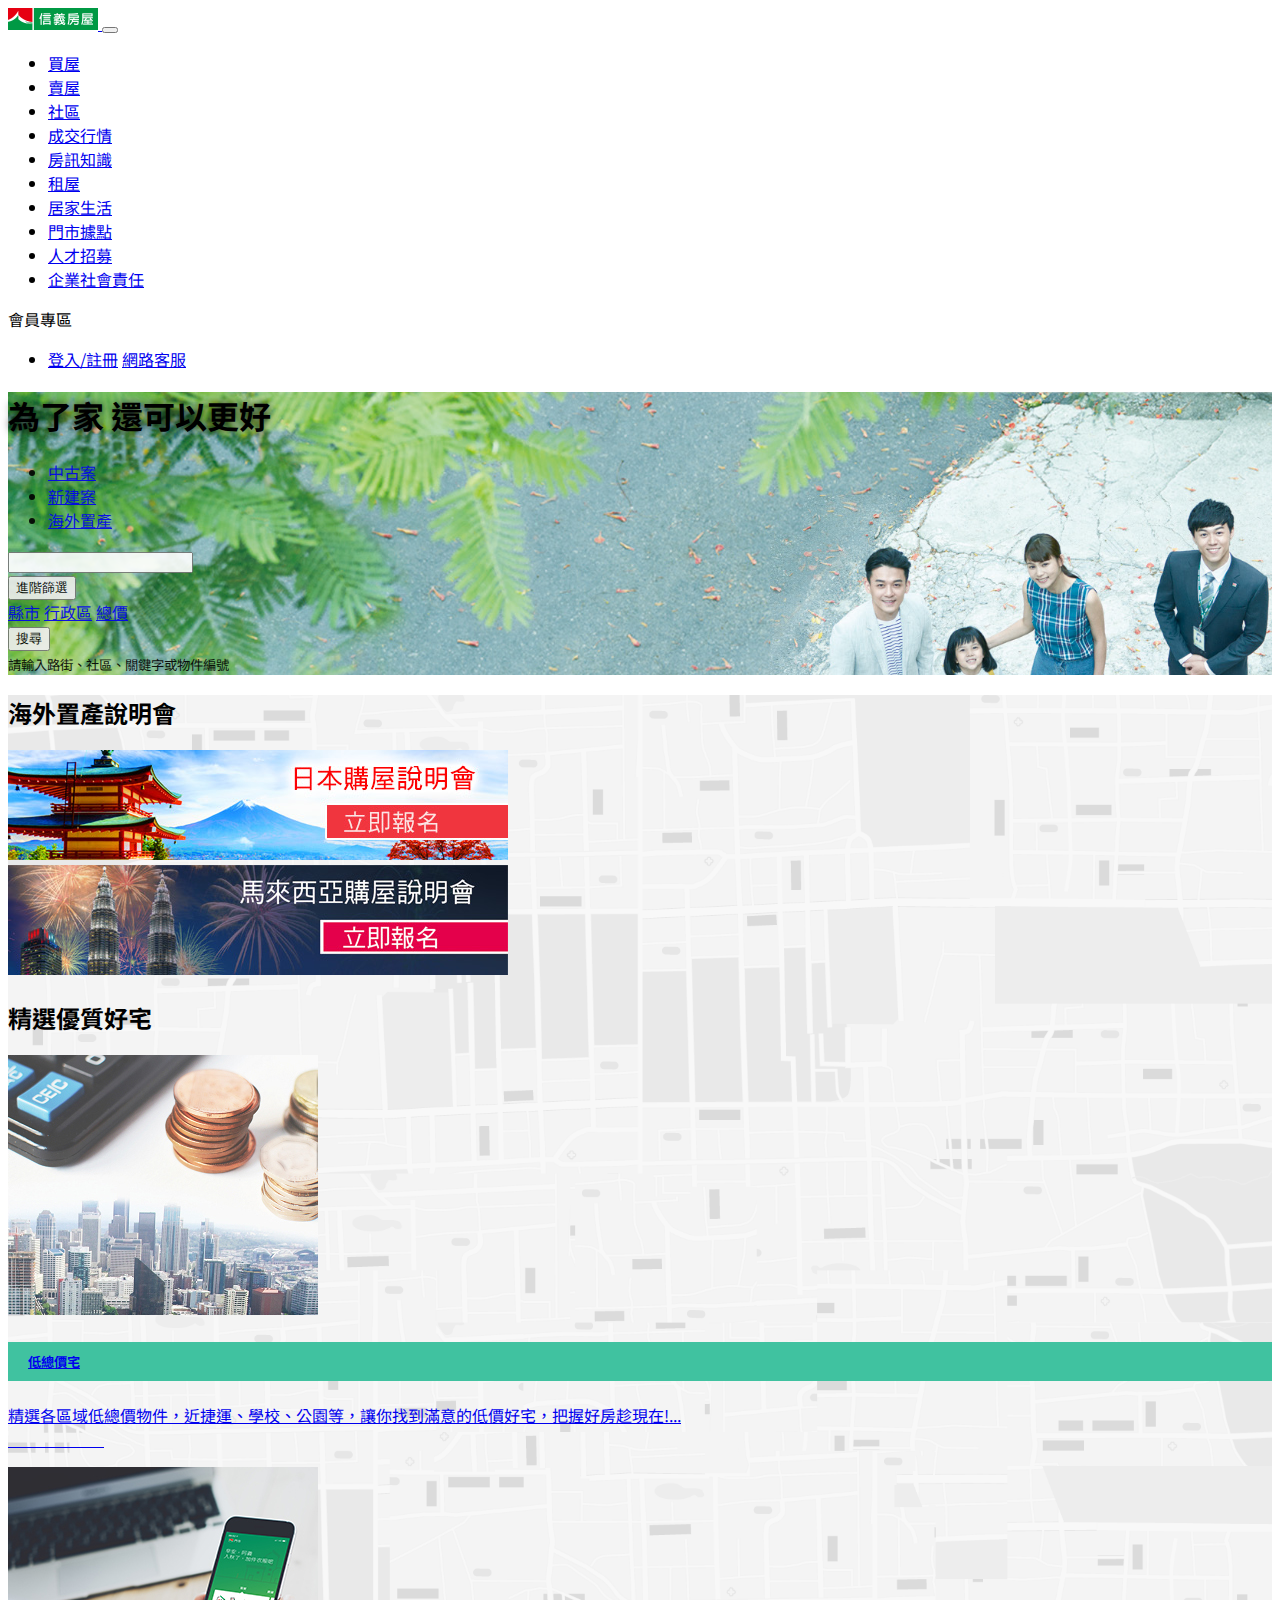
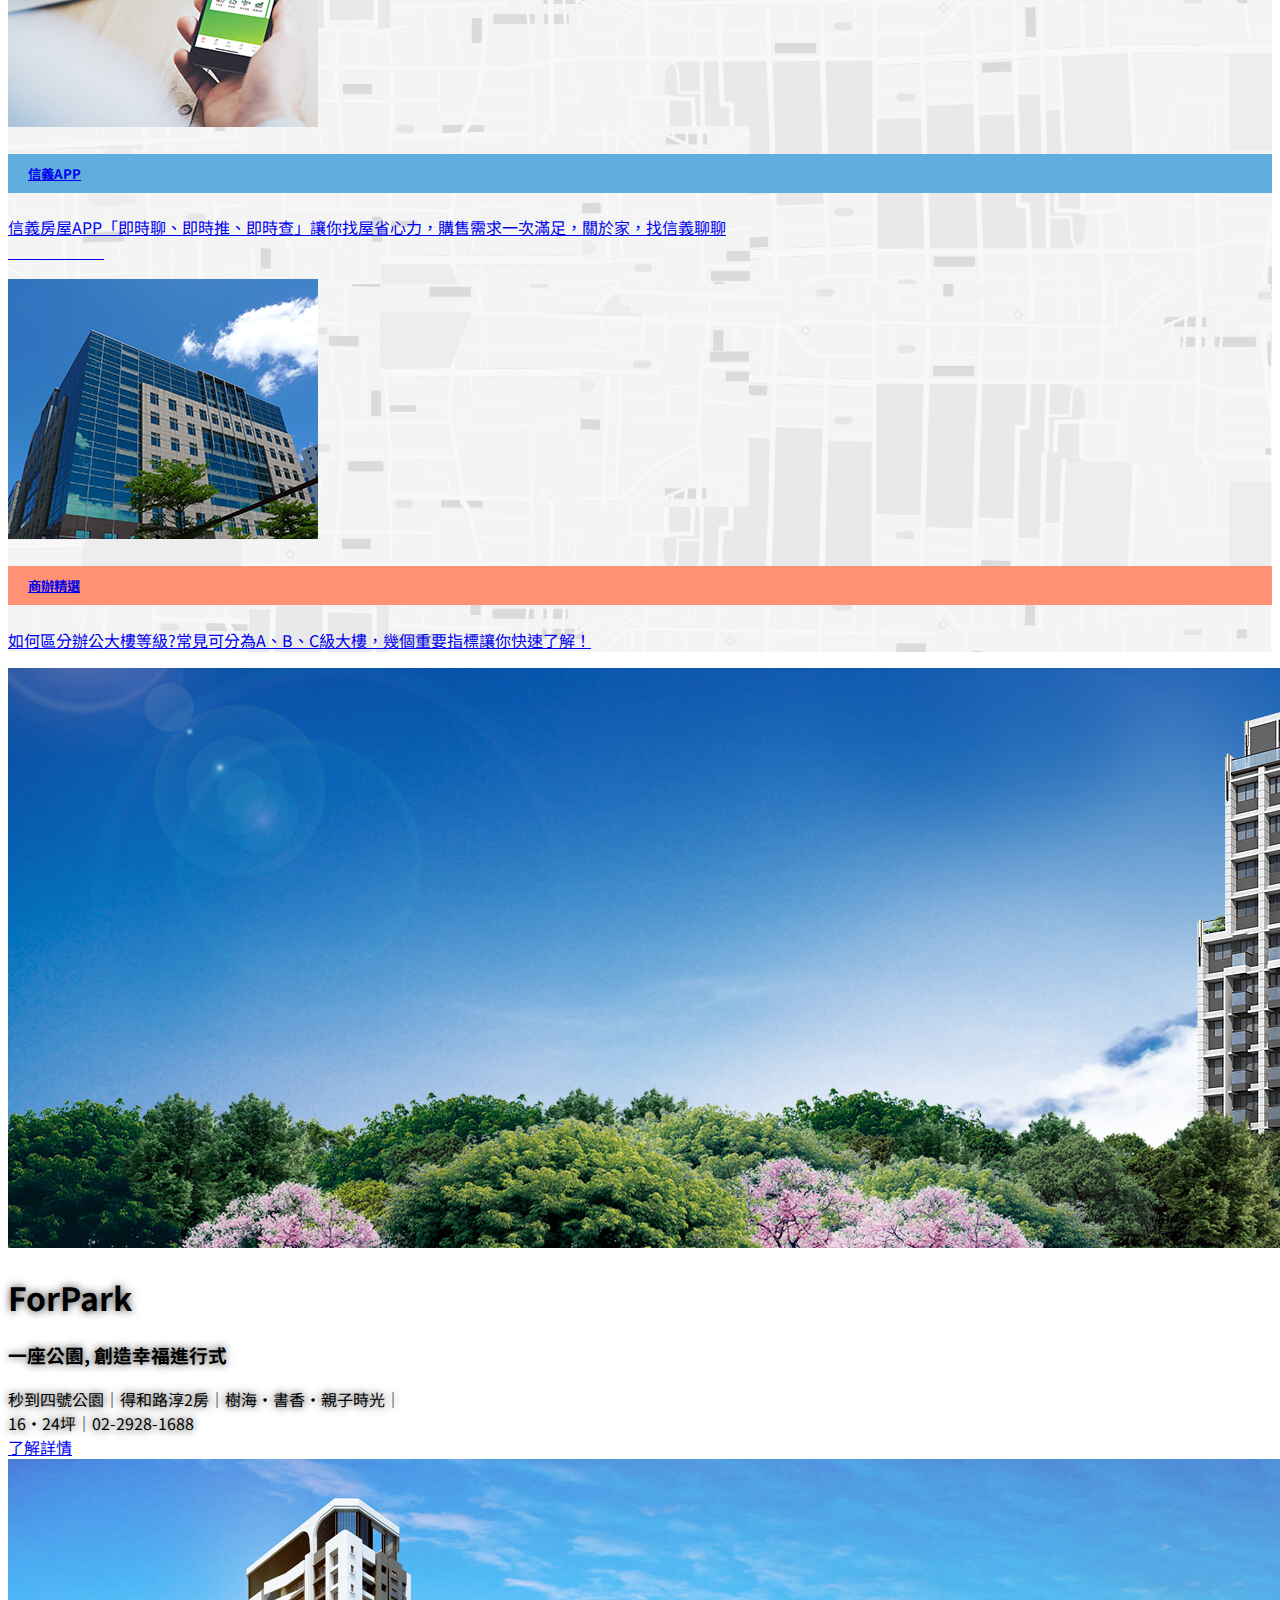
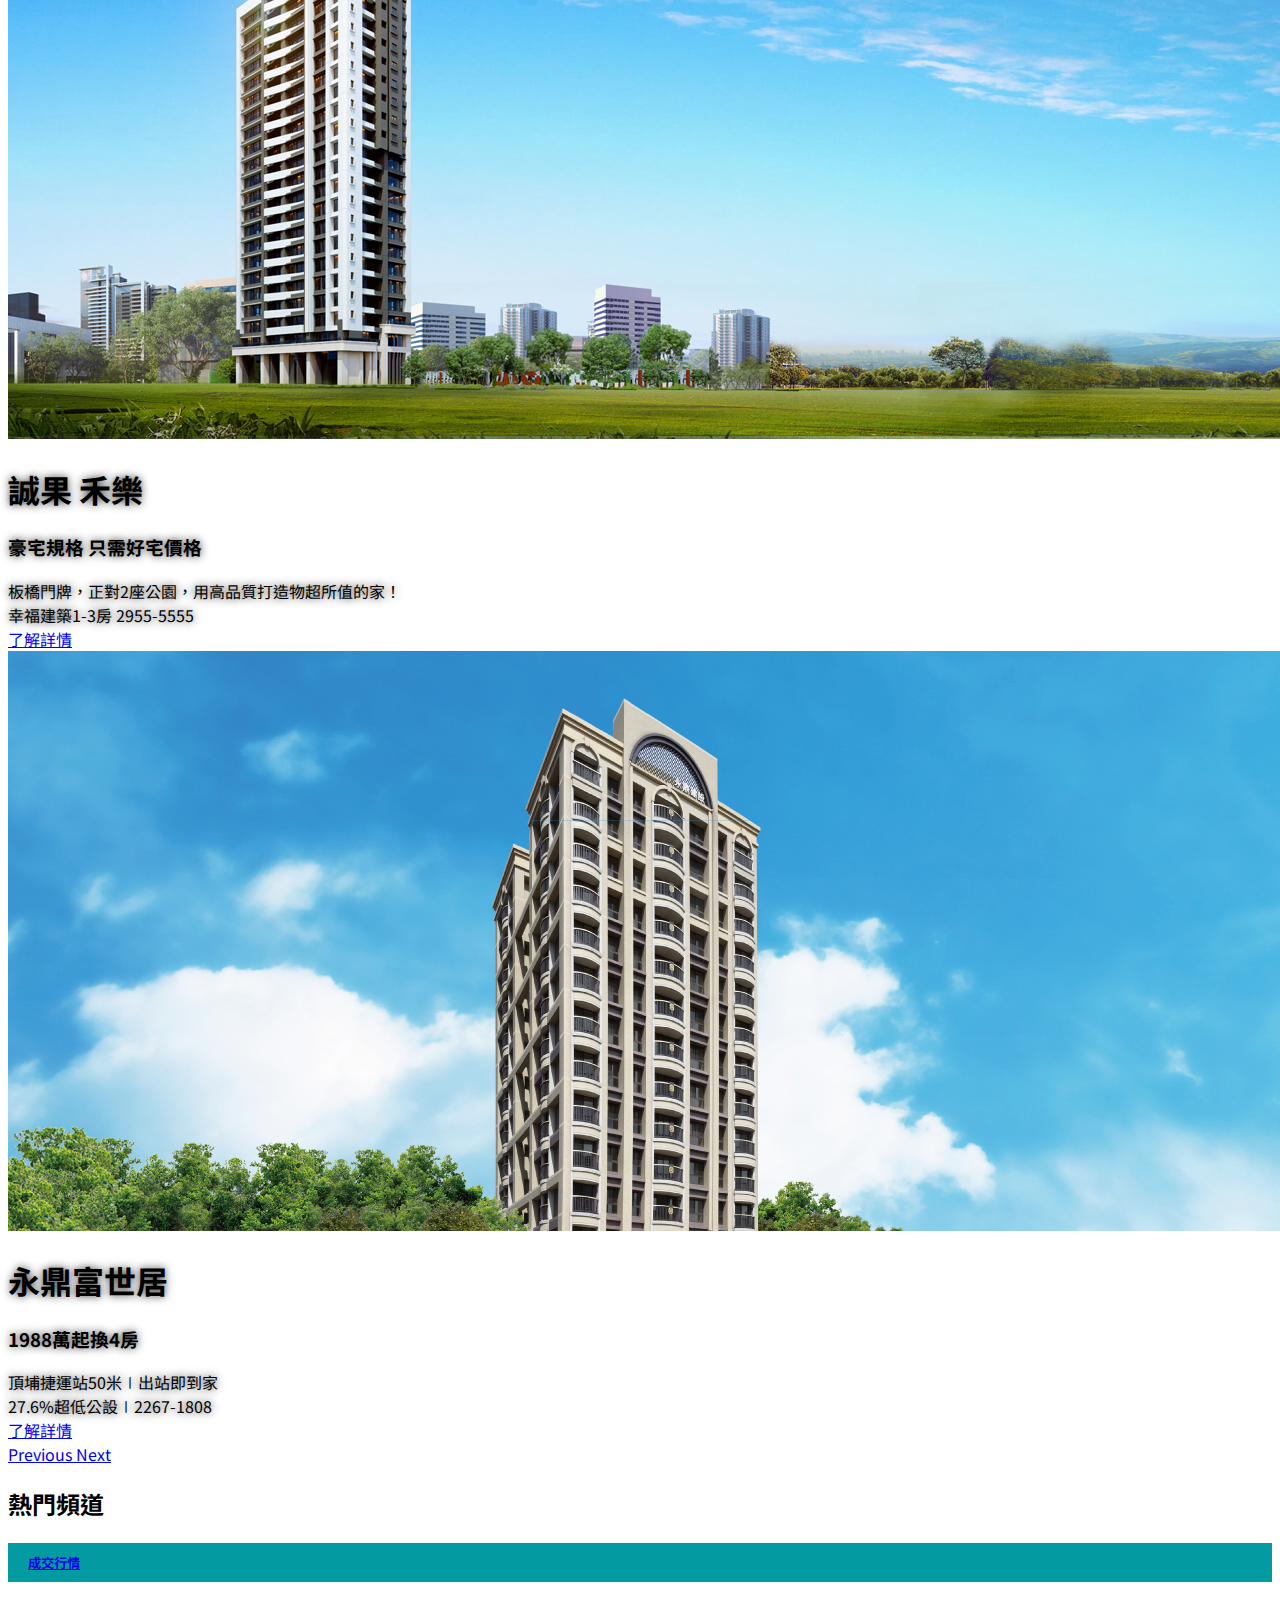
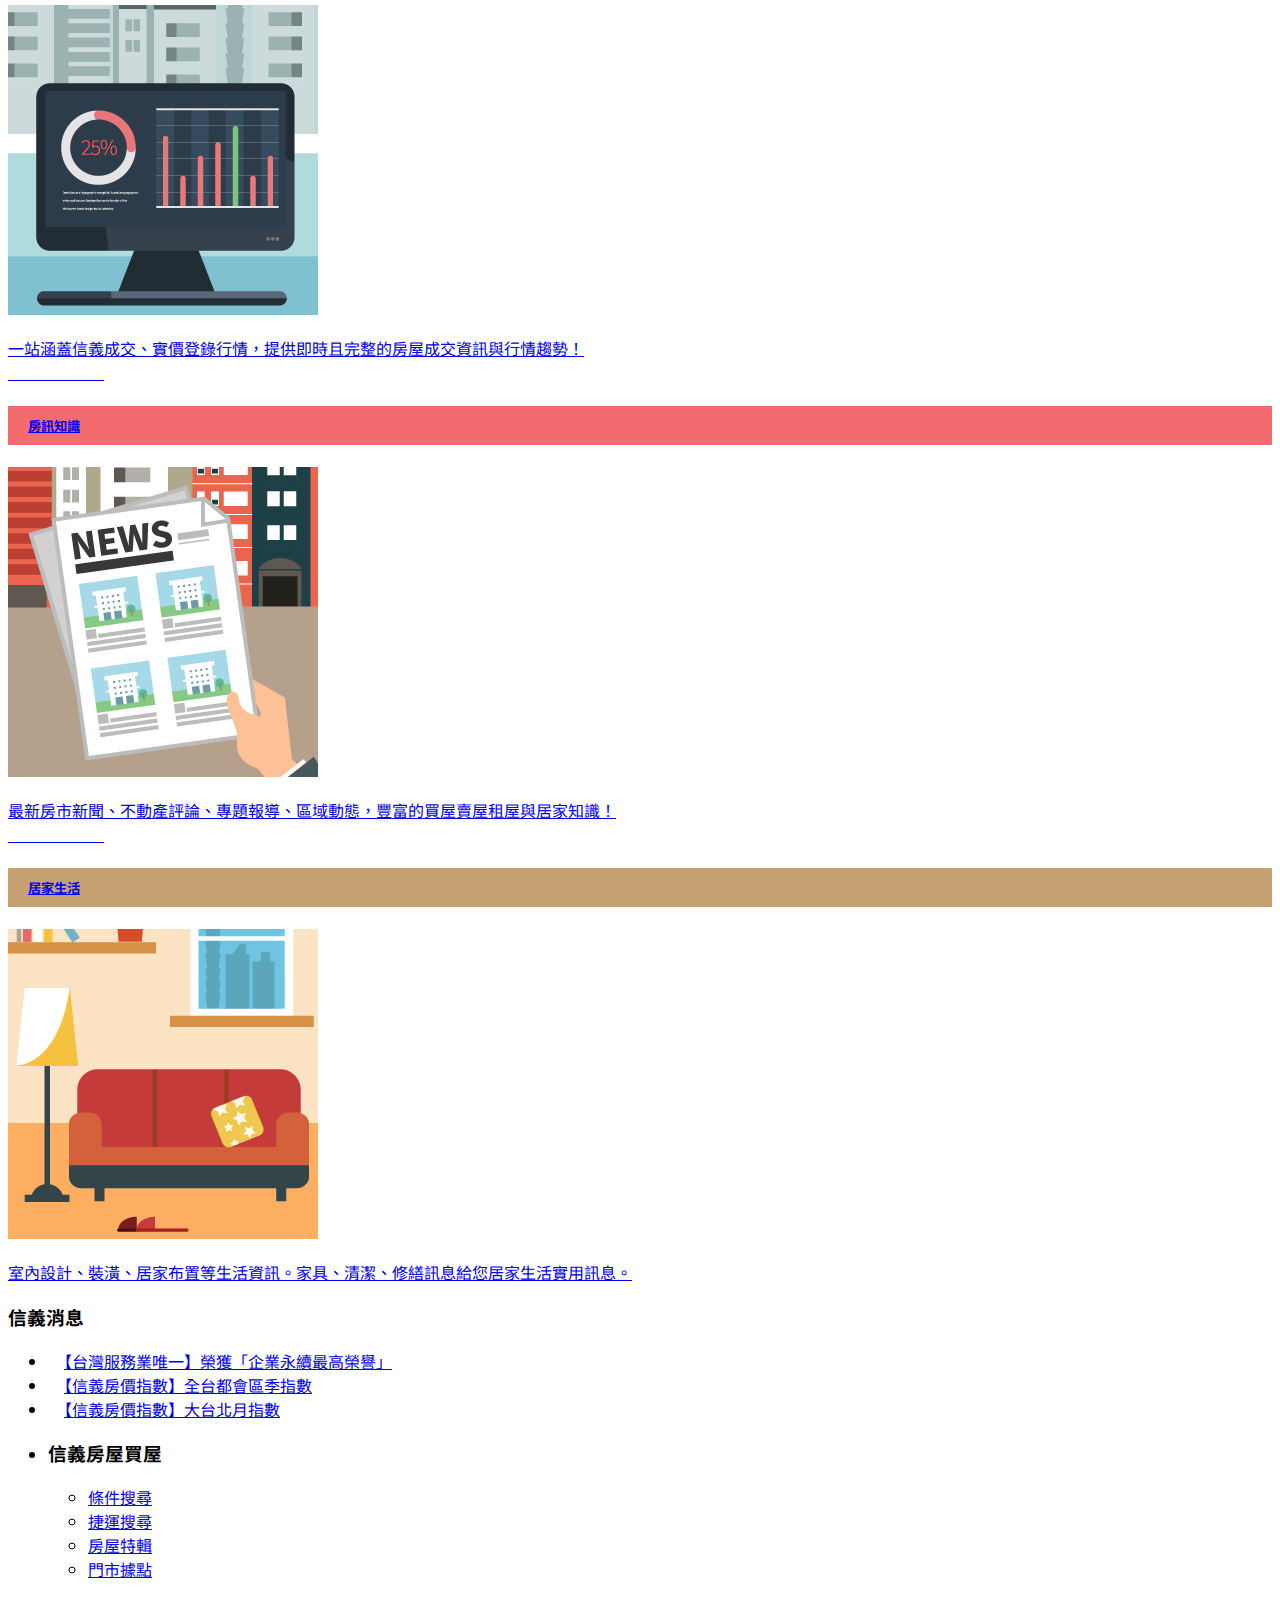
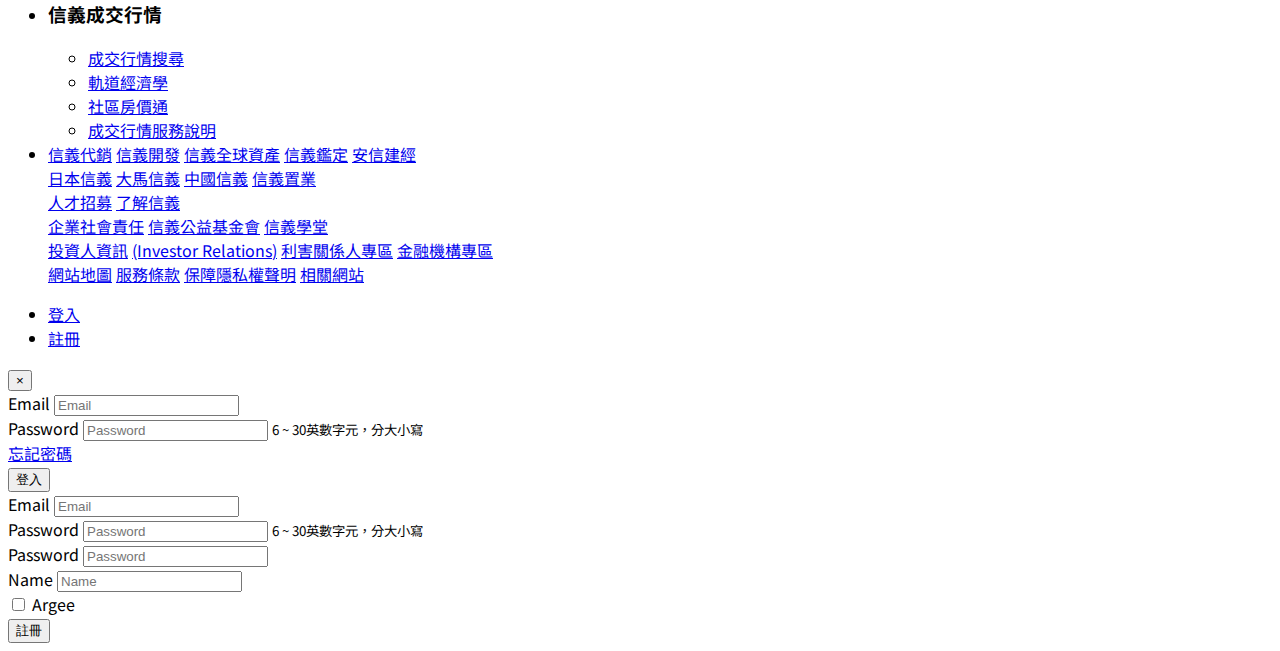
<file: 0318/index.html>
<!doctype html>
<html lang="zh-Hant-TW">

<head>
    <!-- Required meta tags -->
    <meta charset="utf-8">
    <meta name="viewport" content="width=device-width, initial-scale=1, shrink-to-fit=no">

    <!-- Bootstrap CSS -->
    <link rel="stylesheet" href="https://stackpath.bootstrapcdn.com/bootstrap/4.1.3/css/bootstrap.min.css"
        integrity="sha384-MCw98/SFnGE8fJT3GXwEOngsV7Zt27NXFoaoApmYm81iuXoPkFOJwJ8ERdknLPMO" crossorigin="anonymous">
    <link rel="stylesheet" href="https://use.fontawesome.com/releases/v5.7.2/css/all.css"
        integrity="sha384-fnmOCqbTlWIlj8LyTjo7mOUStjsKC4pOpQbqyi7RrhN7udi9RwhKkMHpvLbHG9Sr" crossorigin="anonymous">
    <link href="https://fonts.googleapis.com/css?family=Noto+Sans+TC:700" rel="stylesheet">
    <style>
        body {
            font-family: 'Noto Sans TC', sans-serif;
        }

        @media screen and (max-width: 560px) {
            #carouselExampleControls h1 {
                font-size: 2rem;
            }

            #carouselExampleControls .btn {
                margin-top: 0 !important;
            }
        }

        .news-list li::before {
            content: "・";
            color: #fff;
        }
    </style>
    <title>0641</title>
    <!-- Global site tag (gtag.js) - Google Analytics -->
    <script async src="https://www.googletagmanager.com/gtag/js?id=UA-136764264-1"></script>
    <script>
        window.dataLayer = window.dataLayer || [];
        function gtag() { dataLayer.push(arguments); }
        gtag('js', new Date());

        gtag('config', 'UA-136764264-1');
    </script>

</head>

<body>

    <nav class="navbar navbar-expand-lg navbar-dark bg-dark">
        <a class="navbar-brand" href="#">
            <img src="images/logo.png" alt="">
        </a>
        <button class="navbar-toggler" type="button" data-toggle="collapse" data-target="#navbarNav"
            aria-controls="navbarNav" aria-expanded="false" aria-label="Toggle navigation">
            <span class="navbar-toggler-icon"></span>
        </button>
        <div class="collapse navbar-collapse" id="navbarNav">
            <ul class="navbar-nav mr-auto">
                <li class="nav-item">
                    <a class="nav-link" href="#">買屋</a>
                </li>
                <li class="nav-item">
                    <a class="nav-link" href="#">賣屋</a>
                </li>
                <li class="nav-item">
                    <a class="nav-link" href="#">社區</a>
                </li>
                <li class="nav-item">
                    <a class="nav-link" href="#">成交行情</a>
                </li>
                <li class="nav-item">
                    <a class="nav-link" href="#">房訊知識</a>
                </li>
                <li class="nav-item">
                    <a class="nav-link" href="#">租屋</a>
                </li>
                <li class="nav-item">
                    <a class="nav-link" href="#">居家生活</a>
                </li>
                <li class="nav-item">
                    <a class="nav-link" href="#">門市據點</a>
                </li>
                <li class="nav-item">
                    <a class="nav-link" href="#">人才招募</a>
                </li>
                <li class="nav-item">
                    <a class="nav-link" href="#">企業社會責任</a>
                </li>
            </ul>

            <span class="navbar-text mr-1">
                會員專區
            </span>
            <!-- <a href="">
                <i class="fas fa-user"></i><i class="fas fa-caret-down"></i>
            </a> -->
            <!-- <div class="btn-group">
                <button type="button" class="btn btn-sm btn-secondary dropdown-toggle bg-transparent border-0" data-toggle="dropdown"
                    aria-haspopup="true" aria-expanded="false">
                    <i class="fas fa-user"></i>
                </button>
                <div class="dropdown-menu dropdown-menu-right">
                    <button class="dropdown-item" type="button">登入/註冊</button>
                    <button class="dropdown-item" type="button">網路客服</button>
                </div>
            </div> -->
            <ul class="navbar-nav">
                <li class="nav-item dropdown">
                    <a class="nav-link dropdown-toggle" href="#" id="navbarDropdown" role="button"
                        data-toggle="dropdown" aria-haspopup="true" aria-expanded="false">
                        <i class="fas fa-user"></i>
                    </a>
                    <div class="dropdown-menu dropdown-menu-right" aria-labelledby="navbarDropdown">
                        <a class="dropdown-item" href="#" data-toggle="modal" data-target="#exampleModal">登入/註冊</a>
                        <a class="dropdown-item" href="#">網路客服</a>
                </li>
            </ul>
        </div>
    </nav>
    <div class="jumbotron jumbotron-fluid mb-0"
        style="background: url('images/bg-header.jpg'); background-size: cover;">
        <div class="container">
            <h1 class="text-center text-white mb-5" style="text-shadow:rgba(0,0,0,0.8) 0 0 8px">
                <span class="mr-4">
                    為了家
                </span>
                <span class="d-block d-sm-inline-block">
                    還可以更好
                </span>
            </h1>
            <div class="card" style="opacity: 0.9;">
                <div class="card-header">
                    <ul class="nav nav-tabs card-header-tabs">
                        <li class="nav-item">
                            <a class="nav-link active" href="#">中古案</a>
                        </li>
                        <li class="nav-item">
                            <a class="nav-link" href="#">新建案</a>
                        </li>
                        <li class="nav-item">
                            <a class="nav-link" href="#">海外置產</a>
                        </li>
                    </ul>
                </div>
                <div class="card-body">
                    <div class="d-flex">
                        <div class="input-group">
                            <input type="text" class="form-control" aria-label="Text input with dropdown button">
                            <div class="input-group-append">
                                <button class="btn btn-outline-secondary dropdown-toggle rounded-0" type="button"
                                    data-toggle="dropdown" aria-haspopup="true" aria-expanded="false">進階篩選</button>
                                <div class="dropdown-menu">
                                    <a class="dropdown-item" href="#">縣市</a>
                                    <a class="dropdown-item" href="#">行政區</a>
                                    <a class="dropdown-item" href="#">總價</a>
                                </div>
                            </div>
                        </div>
                        <button type="button" class="btn btn-primary ml-2">搜尋</button>
                    </div>
                    <small class="form-text text-muted">
                        請輸入路街、社區、關鍵字或物件編號
                    </small>
                </div>
            </div>
        </div>
    </div>
    <div class="py-4" style="background: url('images/bg-map.png'); background-size: cover;">
        <div class="container">
            <h2 class="text-center mb-4 h3">
                海外置產說明會
            </h2>
            <div class="row">
                <div class="col-12 col-lg-6">
                    <img class="w-100 mb-4" src="images/img-japan.jpg" alt="">
                </div>
                <div class="col-12 col-lg-6">
                    <img class="w-100 mb-4" src="images/img-malaysia.jpg" alt="">
                </div>


            </div>
            <h2 class="text-center mt-4 mb-4 h3">
                精選優質好宅
            </h2>
            <div class="card-deck">
                <a href="#" class="card btn btn-outline-dark text-left p-0 border-0">
                    <img class="card-img-top" src="images/img-selected-1.jpg" alt="Card image cap">
                    <h5 class="card-title text-white mb-0" style="background-color:#40C2A0; padding: 10px 20px">低總價宅
                    </h5>
                    <div class="card-body">
                        <p class="card-text" style="white-space:pre-wrap">精選各區域低總價物件，近捷運、學校、公園等，讓你找到滿意的低價好宅，把握好房趁現在!...
                        </p>
                    </div>
                </a>
                <a href="#" class="card  btn btn-outline-dark text-left p-0 border-0">
                    <img class="card-img-top" src="images/img-selected-2.jpg" alt="Card image cap">
                    <h5 class="card-title text-white mb-0" style="background-color:#60AEDD; padding: 10px 20px">信義APP
                    </h5>
                    <div class="card-body">
                        <p class="card-text" style="white-space:pre-wrap">信義房屋APP「即時聊、即時推、即時查」讓你找屋省心力，購售需求一次滿足，關於家，找信義聊聊
                        </p>
                    </div>
                </a>
                <a href="#" class="card  btn btn-outline-dark text-left p-0 border-0">
                    <img class="card-img-top" src="images/img-selected-3.jpg" alt="Card image cap">
                    <h5 class="card-title text-white mb-0" style="background-color:#FF9275; padding: 10px 20px">商辦精選
                    </h5>
                    <div class="card-body">
                        <p class="card-text" style="white-space:pre-wrap">如何區分辦公大樓等級?常見可分為A、B、C級大樓，幾個重要指標讓你快速了解！</p>
                    </div>
                </a>
            </div>
        </div>
    </div>
    <div>
        <div id="carouselExampleControls" class="carousel slide" data-ride="carousel">
            <div class="carousel-inner">
                <div class="carousel-item active">
                    <img class="d-block w-100" src="images/img-carousel-1.jpg" alt="First slide">
                    <div class="position-absolute text-white"
                        style="top: 15%; left: 20%; text-shadow:rgba(0,0,0,0.8) 0 0 8px;">
                        <h1>ForPark</h1>
                        <h3 class="d-none d-md-block">一座公園, 創造幸福進行式</h3>
                        <div class="d-none d-lg-block">秒到四號公園│得和路淳2房│樹海‧書香‧親子時光│</div>
                        <div class="d-none d-lg-block">16‧24坪│02-2928-1688</div>
                        <a href="#" class="btn btn-primary mt-2" style="text-shadow:none;">了解詳情</a>
                    </div>
                </div>
                <div class="carousel-item">
                    <img class="d-block w-100" src="images/img-carousel-2.jpg" alt="Second slide">
                    <div class="position-absolute text-white"
                        style="top: 15%; right: 20%; text-shadow:rgba(0,0,0,0.8) 0 0 8px;">
                        <h1>誠果 禾樂</h1>
                        <h3 class="d-none d-md-block">豪宅規格 只需好宅價格</h3>
                        <div class="d-none d-lg-block">板橋門牌，正對2座公園，用高品質打造物超所值的家！</div>
                        <div class="d-none d-lg-block">幸福建築1-3房 2955-5555</div>
                        <a href="#" class="btn btn-primary mt-2" style="text-shadow:none;">了解詳情</a>
                    </div>
                </div>
                <div class="carousel-item">
                    <img class="d-block w-100" src="images/img-carousel-3.jpg" alt="Third slide">
                    <div class="position-absolute text-white"
                        style="top: 15%; right: 20%; text-shadow:rgba(0,0,0,0.8) 0 0 8px;">
                        <h1>永鼎富世居</h1>
                        <h3 class="d-none d-md-block">1988萬起換4房</h3>
                        <div class="d-none d-lg-block">頂埔捷運站50米∣出站即到家</div>
                        <div class="d-none d-lg-block">27.6%超低公設∣2267-1808</div>
                        <a href="#" class="btn btn-primary mt-2" style="text-shadow:none;">了解詳情</a>
                    </div>
                </div>
            </div>
            <a class="carousel-control-prev" href="#carouselExampleControls" role="button" data-slide="prev">
                <span class="carousel-control-prev-icon" aria-hidden="true"></span>
                <span class="sr-only">Previous</span>
            </a>
            <a class="carousel-control-next" href="#carouselExampleControls" role="button" data-slide="next">
                <span class="carousel-control-next-icon" aria-hidden="true"></span>
                <span class="sr-only">Next</span>
            </a>
        </div>
    </div>
    <div>
        <div class="container">
            <h2 class="text-center mt-4 mb-4 h3">
                熱門頻道
            </h2>
            <div class="card-deck">
                <a href="#" class="card btn btn-outline-dark text-left p-0 border-0">
                    <h5 class="card-title text-white mb-0" style="background-color:#029BA1; padding: 10px 20px">成交行情
                    </h5>
                    <img class="img-fluid" src="images/img-hot-1.jpg" alt="Card image cap">
                    <div class="card-body">
                        <p class="card-text" style="white-space:pre-wrap">一站涵蓋信義成交、實價登錄行情，提供即時且完整的房屋成交資訊與行情趨勢！
                        </p>
                    </div>
                </a>
                <a href="#" class="card  btn btn-outline-dark text-left p-0 border-0">
                    <h5 class="card-title text-white mb-0" style="background-color:#F36A6F; padding: 10px 20px">房訊知識
                    </h5>
                    <img class="img-fluid" src="images/img-hot-2.jpg" alt="Card image cap">
                    <div class="card-body">
                        <p class="card-text" style="white-space:pre-wrap">最新房市新聞、不動產評論、專題報導、區域動態，豐富的買屋賣屋租屋與居家知識！
                        </p>
                    </div>
                </a>
                <a href="#" class="card  btn btn-outline-dark text-left p-0 border-0">
                    <h5 class="card-title text-white mb-0" style="background-color:#C6A273; padding: 10px 20px">居家生活
                    </h5>
                    <img class="img-fluid" src="images/img-hot-3.jpg" alt="Card image cap">
                    <div class="card-body">
                        <p class="card-text" style="white-space:pre-wrap">室內設計、裝潢、居家布置等生活資訊。家具、清潔、修繕訊息給您居家生活實用訊息。</p>
                    </div>
                </a>
            </div>
        </div>
    </div>
    <div class="container-fluid bg-dark mt-5 py-2">
        <h3 class="text-white h6 d-inline-block mb-0 mr-4">信義消息</h3>
        <ul class="row list-unstyled d-inline-block mb-0 news-list">
            <li class="d-inline-block mr-4"><a href="#" class="text-white">【台灣服務業唯一】榮獲「企業永續最高榮譽」</a></li>
            <li class="d-inline-block mr-4"><a href="#" class="text-white">【信義房價指數】全台都會區季指數</a></li>
            <li class="d-inline-block mr-4"><a href="#" class="text-white">【信義房價指數】大台北月指數</a></li>
        </ul>
    </div>
    <div class="container-fluid py-4">
        <ul class="list-unstyled row">
            <li class="col-6 col-md">
                <h3 class="h5">信義房屋買屋</h3>
                <ul class="list-unstyled">
                    <li>
                        <a href="#">條件搜尋</a>
                    </li>
                    <li>
                        <a href="#">捷運搜尋</a>
                    </li>
                    <li>
                        <a href="#">房屋特輯</a>
                    </li>
                    <li>
                        <a href="#">門市據點</a>
                    </li>
                </ul>
            </li>
            <li class="col-6 col-md">
                <h3 class="h5">信義成交行情</h3>
                <ul class="list-unstyled">
                    <li>
                        <a href="#">成交行情搜尋</a>
                    </li>
                    <li>
                        <a href="#">軌道經濟學</a>
                    </li>
                    <li>
                        <a href="#">社區房價通</a>
                    </li>
                    <li>
                        <a href="#">成交行情服務說明</a>
                    </li>
                </ul>
            </li>
            <li class="col col-md-7">
                <div>
                    <a href="#" class="mr-3 d-inline-block">信義代銷</a>
                    <a href="#" class="mr-3 d-inline-block">信義開發</a>
                    <a href="#" class="mr-3 d-inline-block">信義全球資產</a>
                    <a href="#" class="mr-3 d-inline-block">信義鑑定</a>
                    <a href="#" class="mr-3 d-inline-block">安信建經</a>
                </div>
                <div>
                    <a href="#" class="mr-3 d-inline-block">日本信義</a>
                    <a href="#" class="mr-3 d-inline-block">大馬信義</a>
                    <a href="#" class="mr-3 d-inline-block">中國信義</a>
                    <a href="#" class="mr-3 d-inline-block">信義置業</a>
                </div>
                <div>
                    <a href="#" class="mr-3 d-inline-block">人才招募</a>
                    <a href="#" class="mr-3 d-inline-block">了解信義</a>
                </div>
                <div>
                    <a href="#" class="mr-3 d-inline-block">企業社會責任</a>
                    <a href="#" class="mr-3 d-inline-block">信義公益基金會</a>
                    <a href="#" class="mr-3 d-inline-block">信義學堂</a>
                </div>
                <div>
                    <a href="#" class="mr-3 d-inline-block">投資人資訊</a>
                    <a href="#" class="mr-3 d-inline-block">(Investor Relations)</a>
                    <a href="#" class="mr-3 d-inline-block">利害關係人專區</a>
                    <a href="#" class="mr-3 d-inline-block">金融機構專區</a>
                </div>
                <div>
                    <a href="#" class="mr-3 d-inline-block">網站地圖</a>
                    <a href="#" class="mr-3 d-inline-block">服務條款</a>
                    <a href="#" class="mr-3 d-inline-block">保障隱私權聲明</a>
                    <a href="#" class="mr-3 d-inline-block">相關網站</a>
                </div>
            </li>
        </ul>
    </div>

    <!-- Button trigger modal -->
    <!-- <button type="button" class="btn btn-primary" data-toggle="modal" data-target="#exampleModal">
        Launch demo modal
    </button> -->

    <!-- Modal -->
    <div class="modal fade" id="exampleModal" tabindex="-1" role="dialog" aria-labelledby="exampleModalLabel"
        aria-hidden="true">
        <div class="modal-dialog" role="document">
            <div class="modal-content">
                <div class="modal-header">
                    <!-- <h5 class="modal-title" id="exampleModalLabel">Modal title</h5> -->
                    <ul class="nav nav-pills mb-3" id="pills-tab" role="tablist">
                        <li class="nav-item">
                            <a class="nav-link active" id="pills-home-tab" data-toggle="pill" href="#pills-home"
                                role="tab" aria-controls="pills-home" aria-selected="true">登入</a>
                        </li>
                        <li class="nav-item">
                            <a class="nav-link" id="pills-profile-tab" data-toggle="pill" href="#pills-profile"
                                role="tab" aria-controls="pills-profile" aria-selected="false">註冊</a>
                        </li>
                    </ul>
                    <button type="button" class="close" data-dismiss="modal" aria-label="Close">
                        <span aria-hidden="true">&times;</span>
                    </button>
                </div>
                <div class="modal-body">
                    <!-- <ul class="nav nav-pills mb-3" id="pills-tab" role="tablist">
                        <li class="nav-item">
                            <a class="nav-link active" id="pills-home-tab" data-toggle="pill" href="#pills-home"
                                role="tab" aria-controls="pills-home" aria-selected="true">登入</a>
                        </li>
                        <li class="nav-item">
                            <a class="nav-link" id="pills-profile-tab" data-toggle="pill" href="#pills-profile"
                                role="tab" aria-controls="pills-profile" aria-selected="false">註冊</a>
                        </li>
                    </ul> -->
                    <div class="tab-content" id="pills-tabContent">
                        <div class="tab-pane fade show active" id="pills-home" role="tabpanel"
                            aria-labelledby="pills-home-tab">
                            <form>
                                <div class="form-row">
                                    <div class="form-group col-md-12">
                                        <label for="inputEmail4">Email</label>
                                        <input type="email" class="form-control" id="inputEmail4" placeholder="Email">
                                    </div>
                                    <div class="form-group col-md-12">
                                        <label for="inputPassword4">Password</label>
                                        <input type="password" class="form-control" id="inputPassword4"
                                            placeholder="Password">

                                        <small id="passwordHelpInline" class="text-muted">
                                            6 ~ 30英數字元，分大小寫
                                        </small>
                                    </div>
                                    <div class="form-group col-md-12">
                                        <a href="#">忘記密碼</a>
                                    </div>
                                </div>
                            </form>
                            <div class="modal-footer">
                                <button type="button" class="btn btn-success w-100">登入</button>
                            </div>
                        </div>
                        <div class="tab-pane fade" id="pills-profile" role="tabpanel"
                            aria-labelledby="pills-profile-tab">
                            <form>
                                <div class="form-row">
                                    <div class="form-group col-md-12">
                                        <label for="inputEmail4">Email</label>
                                        <input type="email" class="form-control" id="inputEmail5" placeholder="Email">
                                    </div>
                                    <div class="form-group col-md-12">
                                        <label for="inputPassword4">Password</label>
                                        <input type="password" class="form-control" id="inputPassword5"
                                            placeholder="Password">

                                        <small id="passwordHelpInline" class="text-muted">
                                            6 ~ 30英數字元，分大小寫
                                        </small>
                                    </div>
                                    <div class="form-group col-md-12">
                                        <label for="inputPassword4">Password</label>
                                        <input type="password" class="form-control" id="inputPassword6"
                                            placeholder="Password">
                                    </div>
                                    <div class="form-group col-md-12">
                                        <label for="inputName4">Name</label>
                                        <input type="text" class="form-control" id="inputName4" placeholder="Name">
                                    </div>
                                </div>

                                <div class="form-group">
                                    <div class="form-check">
                                        <input class="form-check-input" type="checkbox" id="gridCheck">
                                        <label class="form-check-label" for="gridCheck">
                                            Argee
                                        </label>
                                    </div>
                                </div>
                            </form>
                            <div class="modal-footer">
                                <button type="button" class="btn btn-success w-100">註冊</button>
                            </div>
                        </div>
                    </div>
                </div>

            </div>
        </div>
    </div>

    <!-- Optional JavaScript -->
    <!-- jQuery first, then Popper.js, then Bootstrap JS -->
    <script src="https://code.jquery.com/jquery-3.3.1.slim.min.js"
        integrity="sha384-q8i/X+965DzO0rT7abK41JStQIAqVgRVzpbzo5smXKp4YfRvH+8abtTE1Pi6jizo"
        crossorigin="anonymous"></script>
    <script src="https://cdnjs.cloudflare.com/ajax/libs/popper.js/1.14.3/umd/popper.min.js"
        integrity="sha384-ZMP7rVo3mIykV+2+9J3UJ46jBk0WLaUAdn689aCwoqbBJiSnjAK/l8WvCWPIPm49"
        crossorigin="anonymous"></script>
    <script src="https://stackpath.bootstrapcdn.com/bootstrap/4.1.3/js/bootstrap.min.js"
        integrity="sha384-ChfqqxuZUCnJSK3+MXmPNIyE6ZbWh2IMqE241rYiqJxyMiZ6OW/JmZQ5stwEULTy"
        crossorigin="anonymous"></script>
</body>

</html>
</file>
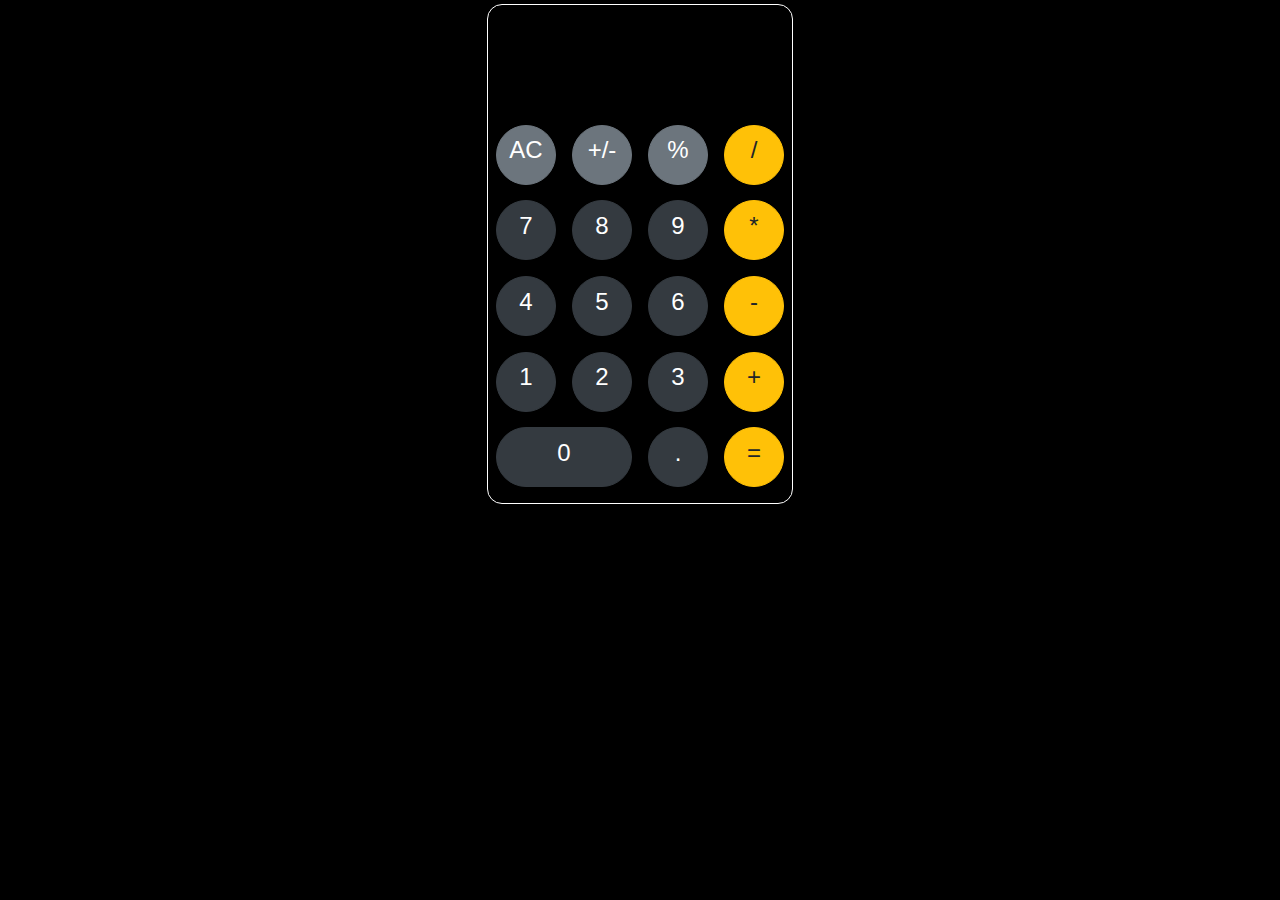
<file: calculator/index.html>
<!DOCTYPE html>
<html lang="en">

<head>
    <meta charset="UTF-8">
    <meta name="viewport" content="width=device-width, initial-scale=1.0">
    <meta http-equiv="X-UA-Compatible" content="ie=edge">
    <link rel="stylesheet" href="https://stackpath.bootstrapcdn.com/bootstrap/4.3.1/css/bootstrap.min.css"
        integrity="sha384-ggOyR0iXCbMQv3Xipma34MD+dH/1fQ784/j6cY/iJTQUOhcWr7x9JvoRxT2MZw1T" crossorigin="anonymous">
    <title>Document</title>
    <style>
        body {
            background-color: black;
        }

        button {
            width: 60px;
            height: 60px;
        }

        /* .btn-warning:hover {
            color: #212529;
            background-color: #e0a800;
            border-color: #d39e00;
        } */

        .btn-warning:focus,
        .btn-warning.focus {
            /* box-shadow: 0 0 0 0.2rem rgba(222, 170, 12, 0.5); */
            color: #e0a800;
            background-color: #fff;
            /* border-color: #d39e00; */
        }
    </style>
</head>

<body class="text-white">

    <div style="width:306px; height: 500px; border-radius: 15px;" class="mx-auto mt-1 row border border-white">
        <!-- <h1 class="col-12 text-right display-3 mt-3 w-100" id="input">
            0
        </h1> -->
        <input style=" background-color: black; height: 80px;"
            class="col-12 text-right w-100 mt-3 h1 text-white border-0" name="" id="input" readonly>
        <button type="button" class="btn btn-secondary  rounded-circle mx-2" id="clear" value="AC">
            <h4>AC</h4>
        </button>
        <button type="button" class="btn btn-secondary rounded-circle mx-2" id="N-value">
            <h4>+/-</h4>
        </button>
        <button type="button" class="btn btn-secondary rounded-circle mx-2" id="percent">
            <h4>%</h4>
        </button>
        <button type="button" class="btn btn-warning rounded-circle mx-2 Operation" value="/">
            <h4>/</h4>
        </button>
        <button type="button" class="btn btn-dark rounded-circle mx-2 num" value="7">
            <h4>7</h4>
        </button>
        <button type="button" class="btn btn-dark rounded-circle mx-2 num" value="8">
            <h4>8</h4>
        </button>
        <button type="button" class="btn btn-dark rounded-circle mx-2 num" value="9">
            <h4>9</h4>
        </button>
        <button type="button" class="btn btn-warning rounded-circle mx-2 Operation" value="*">
            <h4>*</h4>
        </button>
        <button type="button" class="btn btn-dark rounded-circle mx-2 num" value="4">
            <h4>4</h4>
        </button>
        <button type="button" class="btn btn-dark rounded-circle mx-2 num" value="5">
            <h4>5</h4>
        </button>
        <button type="button" class="btn btn-dark rounded-circle mx-2 num" value="6">
            <h4>6</h4>
        </button>
        <button type="button" class="btn btn-warning rounded-circle mx-2 Operation" value="-">
            <h4>-</h4>
        </button>
        <button type="button" class="btn btn-dark rounded-circle mx-2 num" value="1">
            <h4>1</h4>
        </button>
        <button type="button" class="btn btn-dark rounded-circle mx-2 num" value="2">
            <h4>2</h4>
        </button>
        <button type="button" class="btn btn-dark rounded-circle mx-2 num" value="3">
            <h4>3</h4>
        </button>
        <button type="button" class="btn btn-warning rounded-circle mx-2 Operation" value="+">
            <h4>+</h4>
        </button>
        <button style="width:136px;" type="button" class="btn btn-dark rounded-pill mx-2 num" value="0">
            <h4>0</h4>
        </button>
        <button type="button" class="btn btn-dark rounded-circle mx-2" id="pot" value=".">
            <h4>.</h4>
        </button>
        <button type="button" class="btn btn-warning rounded-circle mx-2" id="equal">
            <h4>=</h4>
        </button>
    </div>
    <h1 id="s"></h1>
    <script>
        var input = document.getElementById("input");
        var sid = document.getElementById("s");
        var Btn = document.getElementsByClassName("num");
        for (var i = 0; i < Btn.length; i++) {
            Btn[i].onclick = getNum;
        }
        var Operation = document.getElementsByClassName("Operation");
        for (var i = 0; i < Operation.length; i++) {
            Operation[i].onclick = doOperation;
        }

        var c = document.getElementById("clear");
        c.onclick = doClear;
        document.getElementById("N-value").onclick = donValue;
        document.getElementById("pot").onclick = doPot;
        document.getElementById("percent").onclick = doPercent;
        var s = [];
        function doOperation() {
            if (input.value == "") {
                if (isNaN(s[s.length - 1]) && s.length >= 2) {
                    s[s.length - 1] = this.value;
                    sid.innerText = s.join(" ");
                }
                return;
            }
            if (!isNaN(s[s.length - 1])) {
                return;
            }
            // s+=input.value+this.innerText;
            s[s.length] = input.value;
            s[s.length] = this.value;
            input.value = "";
            sid.innerText = s.join(" ");
        };
        // document.getElementById("check").onclick = doCheck;
        // document.getElementById("restart").onclick = doStart;
        function getNum() {
            // input.innerText += this.innerText;
            if (input.value == "0") {
                input.value = "";
            }
            if (input.value.replace("-", "").replace(".", "").length == 9) {
                return;
            }
            input.value += this.value;
            c.innerHTML = "<h4>C</h4>";
            c.value = "C";
        };
        function doClear() {
            if (c.value == "AC") {
                input.value = "";
                s = [];
                sid.innerText = "";
                c.value = "AC";
            }
            else if (c.value == "C") {
                input.value = "";
                c.innerHTML = "<h4>AC</h4>";
                c.value = "AC";
            }
            return;
        };
        function donValue() {
            if (input.value == "") {
                return;
            }
            input.value = parseFloat(input.value) * -1;
            if (isNaN(input.value)) {
                input.value = "錯誤";
            }
        };
        function doPot() {
            if (input.value.indexOf(".") != -1 || input.value == "") {
                return;
            }
            input.value += ".";
        };
        function doPercent() {
            if (input.value == "") {
                return;
            }
            input.value = parseFloat(input.value) / 100;
            if (isNaN(input.value)) {
                input.value = "錯誤";
            }
        };

        document.getElementById("equal").onclick = doEqual;
        function doEqual() {
            if (s.length == 0) {
                return;
            }
            if (isNaN(s[s.length - 1])) {
                if (input.value == "") {
                    s.pop();
                }
                else {
                    s[s.length] = input.value;
                }
            }
            if (isNaN(getAns(s))) {
                input.value = "錯誤";
                sid.innerText = "錯誤";
            }
            else {
                input.value = getAns(s);
                sid.innerText = getAns(s);
            }
            // alert(s);
            s = [];
            // var test = "1+2+9/3*3+2*1";
            // var test = ["1","+","2","+","9","/","3","*","3","+","2","*","1"];
            // sid.innerText = test.join(" ");
            // alert(getAns(test));
        };
        function getAns(source) {
            if (!isNaN(source)) {
                return source;
            }
            if (source.indexOf("*") != -1 || source.indexOf("/") != -1) {
                for (var i = 0; i < source.length; i++) {
                    var Nindex = 0;
                    var bol = false;
                    if (source[i] == "*") {
                        Nindex = source[i - 1] * source[i + 1];
                        bol = true;
                    }
                    if (source[i] == "/") {
                        Nindex = source[i - 1] / source[i + 1];
                        bol = true;
                    }
                    if (bol) {
                        var new_s = [];
                        for (var j = 0; j < i - 1; j++) {
                            new_s[new_s.length] = source[j];
                        }
                        new_s[new_s.length] = Nindex;
                        if (i + 2 <= source.length - 1) {
                            for (var j = i + 2; j < source.length; j++) {
                                new_s[new_s.length] = source[j];
                            }
                        }
                        return getAns(new_s);
                    }
                }
            }
            if (source.indexOf("+") != -1 || source.indexOf("-") != -1) {
                for (var i = 0; i < source.length; i++) {
                    var Nindex = 0;
                    var bol = false;
                    if (source[i] == "+") {
                        Nindex = (source[i - 1] - 0) + (source[i + 1] - 0);
                        bol = true;
                    }
                    if (source[i] == "-") {
                        Nindex = (source[i - 1] - 0) - (source[i + 1] - 0);
                        bol = true;
                    }
                    if (bol) {
                        var new_s = [];
                        for (var j = 0; j < i - 1; j++) {
                            new_s[new_s.length] = source[j];
                        }
                        new_s[new_s.length] = Nindex;
                        if (i + 2 <= source.length - 1) {
                            for (var j = i + 2; j < source.length; j++) {
                                new_s[new_s.length] = source[j];
                            }
                        }
                        return getAns(new_s);
                    }
                }
            }
        };
    </script>
</body>

</html>
</file>
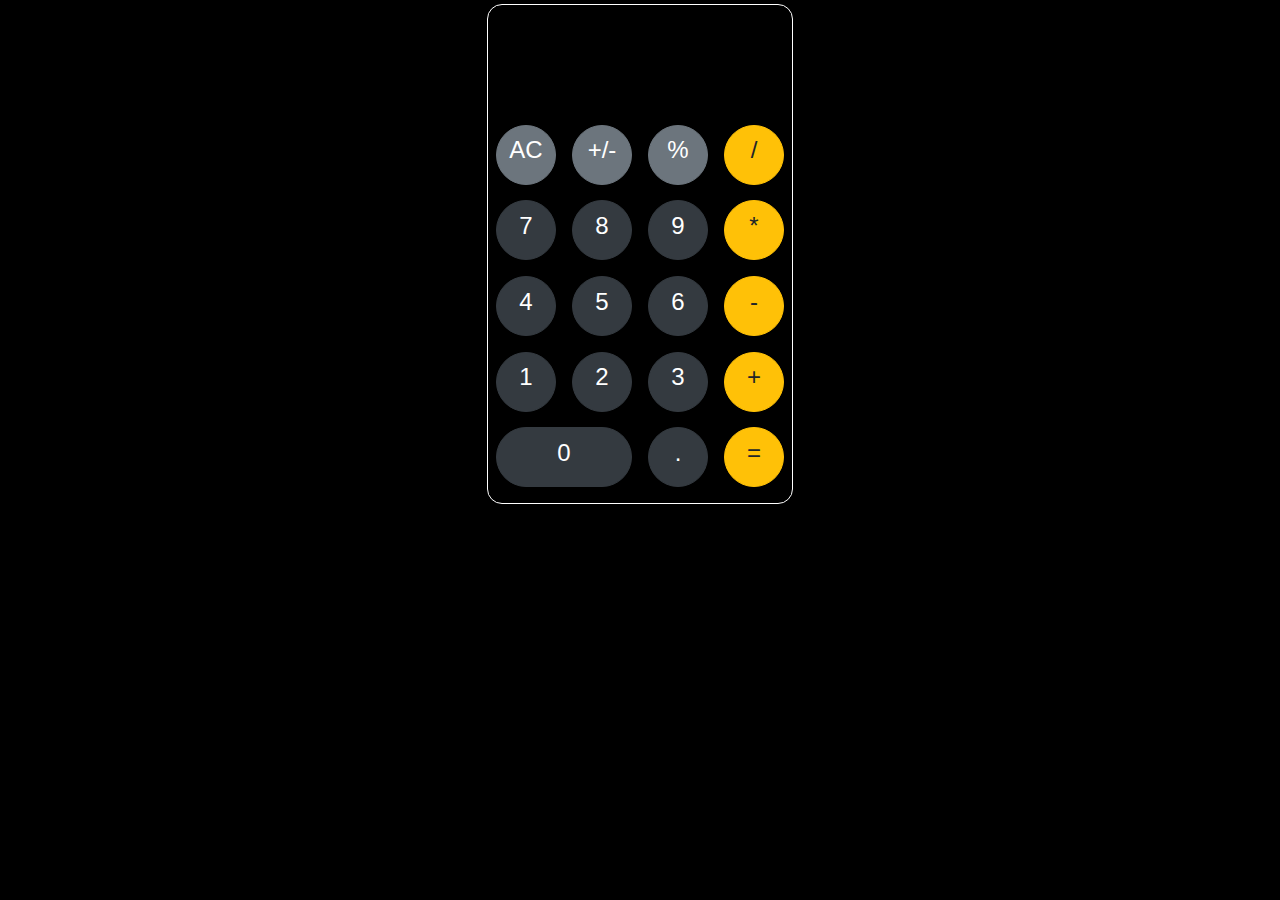
<file: calculator_v2/index.html>
<!DOCTYPE html>
<html lang="en">

<head>
    <meta charset="UTF-8">
    <meta name="viewport" content="width=device-width, initial-scale=1.0">
    <meta http-equiv="X-UA-Compatible" content="ie=edge">
    <link rel="stylesheet" href="https://stackpath.bootstrapcdn.com/bootstrap/4.3.1/css/bootstrap.min.css"
        integrity="sha384-ggOyR0iXCbMQv3Xipma34MD+dH/1fQ784/j6cY/iJTQUOhcWr7x9JvoRxT2MZw1T" crossorigin="anonymous">
    <title>Document</title>
    <style>
        body {
            background-color: black;
        }

        button {
            width: 60px;
            height: 60px;
        }

        /* .btn-warning:hover {
            color: #212529;
            background-color: #e0a800;
            border-color: #d39e00;
        } */

        .btn-warning:focus,
        .btn-warning.focus {
            /* box-shadow: 0 0 0 0.2rem rgba(222, 170, 12, 0.5); */
            color: #e0a800;
            background-color: #fff;
            /* border-color: #d39e00; */
        }
    </style>
</head>

<body class="text-white">
    <div style="width:306px; height: 500px; border-radius: 15px;" class="mx-auto mt-1 row border border-white">
        <input style=" background-color: black; height: 80px;"
            class="col-12 text-right w-100 mt-3 h1 text-white border-0" name="" id="input" readonly>
        <button type="button" class="btn btn-secondary  rounded-circle mx-2" id="clear" value="AC">
            <h4>AC</h4>
        </button>
        <button type="button" class="btn btn-secondary rounded-circle mx-2" id="N-value">
            <h4>+/-</h4>
        </button>
        <button type="button" class="btn btn-secondary rounded-circle mx-2" id="percent">
            <h4>%</h4>
        </button>
        <button type="button" class="btn btn-warning rounded-circle mx-2 Operation" value="/">
            <h4>/</h4>
        </button>
        <button type="button" class="btn btn-dark rounded-circle mx-2 num" value="7">
            <h4>7</h4>
        </button>
        <button type="button" class="btn btn-dark rounded-circle mx-2 num" value="8">
            <h4>8</h4>
        </button>
        <button type="button" class="btn btn-dark rounded-circle mx-2 num" value="9">
            <h4>9</h4>
        </button>
        <button type="button" class="btn btn-warning rounded-circle mx-2 Operation" value="*">
            <h4>*</h4>
        </button>
        <button type="button" class="btn btn-dark rounded-circle mx-2 num" value="4">
            <h4>4</h4>
        </button>
        <button type="button" class="btn btn-dark rounded-circle mx-2 num" value="5">
            <h4>5</h4>
        </button>
        <button type="button" class="btn btn-dark rounded-circle mx-2 num" value="6">
            <h4>6</h4>
        </button>
        <button type="button" class="btn btn-warning rounded-circle mx-2 Operation" value="-">
            <h4>-</h4>
        </button>
        <button type="button" class="btn btn-dark rounded-circle mx-2 num" value="1">
            <h4>1</h4>
        </button>
        <button type="button" class="btn btn-dark rounded-circle mx-2 num" value="2">
            <h4>2</h4>
        </button>
        <button type="button" class="btn btn-dark rounded-circle mx-2 num" value="3">
            <h4>3</h4>
        </button>
        <button type="button" class="btn btn-warning rounded-circle mx-2 Operation" value="+">
            <h4>+</h4>
        </button>
        <button style="width:136px;" type="button" class="btn btn-dark rounded-pill mx-2 num" value="0">
            <h4>0</h4>
        </button>
        <button type="button" class="btn btn-dark rounded-circle mx-2" id="pot" value=".">
            <h4>.</h4>
        </button>
        <button type="button" class="btn btn-warning rounded-circle mx-2" id="equal">
            <h4>=</h4>
        </button>
    </div>
    <h1 id="s"></h1>
    <script>
        var input = document.getElementById("input");
        var sid = document.getElementById("s");
        var Btn = document.getElementsByClassName("num");
        for (var i = 0; i < Btn.length; i++) {
            Btn[i].onclick = getNum;
        }
        var Operation = document.getElementsByClassName("Operation");
        for (var i = 0; i < Operation.length; i++) {
            Operation[i].onclick = doOperation;
        }
        var c = document.getElementById("clear");
        c.onclick = doClear;
        document.getElementById("N-value").onclick = donValue;
        document.getElementById("pot").onclick = doPot;
        document.getElementById("percent").onclick = doPercent;
        var isOOO = "";
        var fstList = [];
        var secList = [];
        var iserror = false;
        function doOperation() {
            if(isOOO!="="){
                isOOO = this.value;
            }
            if (fstList.length % 2 == 0 && secList.length % 2 == 0) {
                fstList[fstList.length] = input.value - 0;
                secList[secList.length] = input.value - 0;
            }
            if (fstList.length % 2 == 1 && secList.length % 2 == 1) {
                if (fstList[fstList.length - 2] == "*" && secList[secList.length - 2] == "*") {
                    input.value = fstList[fstList.length - 1] * fstList[fstList.length - 3];
                    fstList.pop();
                    fstList.pop();
                    fstList[fstList.length - 1] = input.value - 0;
                    secList = Array.from(fstList);
                }
                else if (fstList[fstList.length - 2] == "/" && secList[secList.length - 2] == "/") {
                    input.value = fstList[fstList.length - 3] / fstList[fstList.length - 1];
                    if (fstList[fstList.length - 1] == 0) {
                        iserror = true;
                    }
                    fstList.pop();
                    fstList.pop();
                    fstList[fstList.length - 1] = input.value - 0;
                    secList = Array.from(fstList);
                }
                if ((isOOO == "+" || isOOO == "-"|| isOOO == "=") && fstList.length == 3 && secList.length == 3) {
                    if (fstList[fstList.length - 2] == "+") {
                        input.value = fstList[fstList.length - 1] + fstList[fstList.length - 3];
                        fstList.shift();
                        fstList.shift();
                        fstList[0] = input.value - 0;
                    }
                    else if (fstList[fstList.length - 2] == "-") {
                        input.value = fstList[fstList.length - 3] - fstList[fstList.length - 1];
                        fstList.shift();
                        fstList.shift();
                        fstList[0] = input.value - 0;
                    }
                }
            }
            if (isOOO == "*" || isOOO == "/") {
                fstList = Array.from(secList);
                input.value = fstList[fstList.length - 1];
            }
            printList();
        };
        function getNum() {
            if (isOOO != "") {
                if (isOOO == "+" || isOOO == "-") {
                    secList = Array.from(fstList);
                }
                fstList[fstList.length] = isOOO;
                secList[secList.length] = isOOO;
                input.value = "";
            }
            isOOO = "";
            if (input.value == "0") {
                input.value = "";
            }
            input.value += this.value;
            // if (input.value.replace("-", "").replace(".", "").length == 9) {
            //     return;
            // }
            c.innerHTML = "<h4>C</h4>";
            c.value = "C";
            printList();
        };
        function printList() {
            sid.innerText = "";
            sid.innerText = fstList.join(" ") + "\n" + secList.join(" ");
            if (iserror) {
                input.value = "錯誤";
            }
        }
        function doClear() {//
            if (c.value == "AC") {
                input.value = "";
                fstList = [];
                secList = [];
                isOOO="";
                iserror = false;
                sid.innerText = "";
                c.value = "AC";
            }
            else if (c.value == "C") {
                input.value = "";
                c.innerHTML = "<h4>AC</h4>";
                c.value = "AC";
            }
            return;
        };
        function donValue() {
            if (input.value == "") {
                return;
            }
            input.value = parseFloat(input.value) * -1;
            if (isNaN(input.value)) {
                input.value = "錯誤";
            }
        };
        function doPot() {
            if (input.value.indexOf(".") != -1 || input.value == "") {
                return;
            }
            input.value += ".";
        };
        function doPercent() {
            if (input.value == "") {
                return;
            }
            input.value = parseFloat(input.value) / 100;
            if (isNaN(input.value)) {
                input.value = "錯誤";
            }
        };

        document.getElementById("equal").onclick = doEqual;
        function doEqual() {
            if (fstList.length == 1 && secList.length == 1 && secList[0] == fstList[0]) {
                input.value = secList[0];
            }
            else if(fstList.length != 0 && secList.length != 0){
                isOOO = "=";
                doOperation();
            }
            isOOO = "";
            fstList = [];
            secList = [];
            iserror = false;
            if (isNaN(input.value)) {
                iserror = true;
            }
            printList();
        };
    </script>
</body>

</html>
</file>
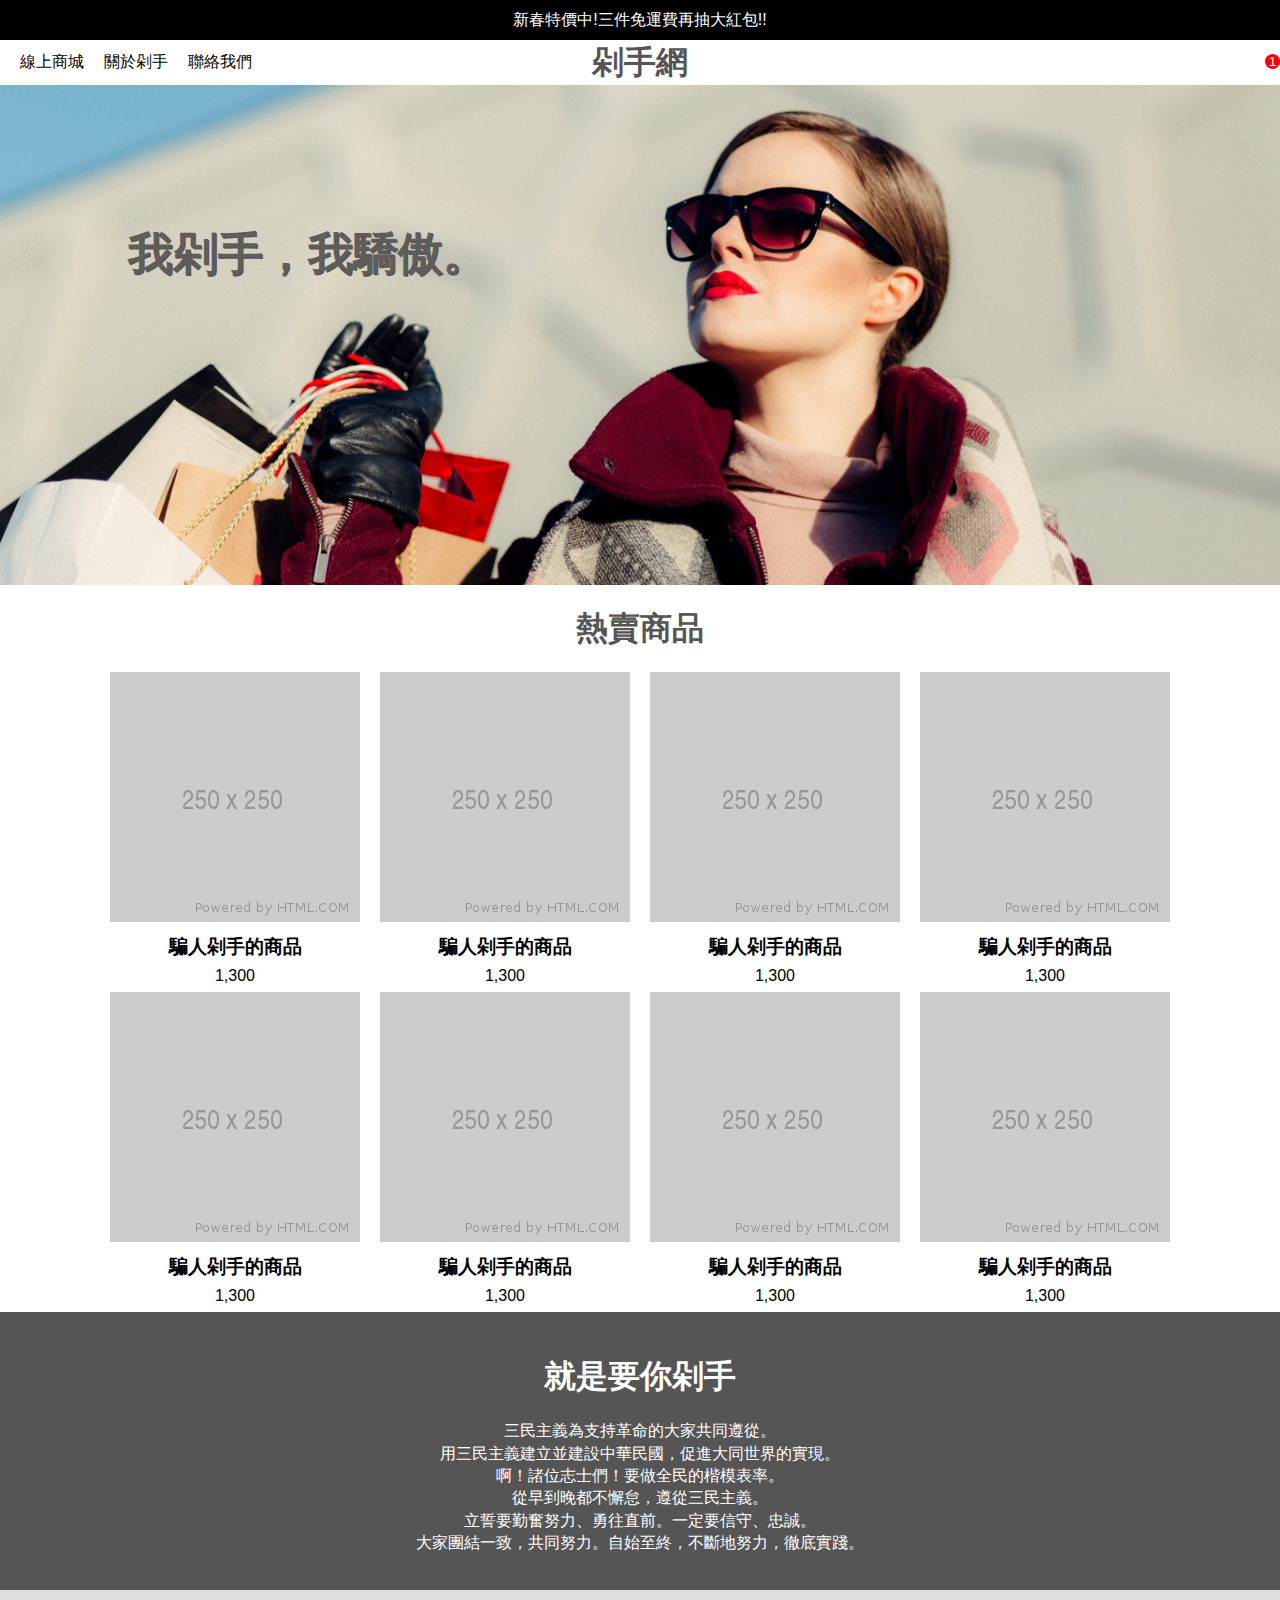
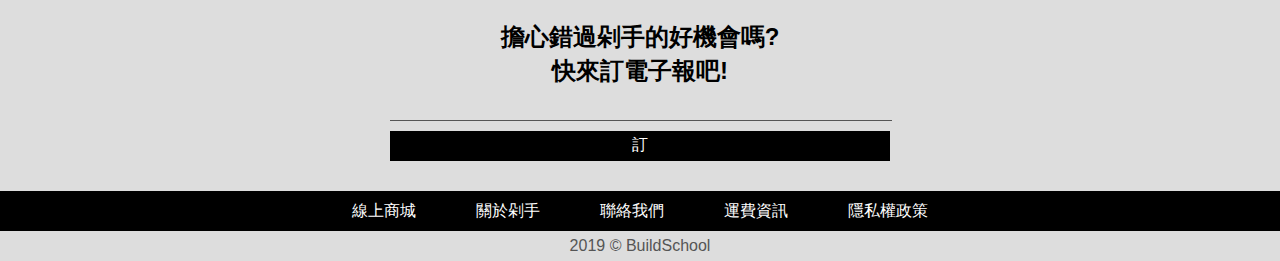
<file: exercise/index.html>
<!DOCTYPE html>
<html lang="zh-Hant-TW">

<head>
    <meta charset="UTF-8">
    <meta name="viewport" content="width=device-width, initial-scale=1, shrink-to-fit=no">
    <title>剁手網</title>
    <link rel="stylesheet" href="stylesheets/normalize.css">
    <link rel="stylesheet" href="stylesheets/styles.css">
    <link rel="stylesheet" href="https://use.fontawesome.com/releases/v5.7.2/css/all.css"
        integrity="sha384-fnmOCqbTlWIlj8LyTjo7mOUStjsKC4pOpQbqyi7RrhN7udi9RwhKkMHpvLbHG9Sr" crossorigin="anonymous">
</head>

<body>
    <header>
        <div class="top">
            <p>
                新春特價中!三件免運費再抽大紅包!!
            </p>
        </div>
    </header>
    <nav class="menu">

        <ul class="left">
            <li><a href="">線上商城</a></li>
            <li><a href="">關於剁手</a></li>
            <li><a href="">聯絡我們</a></li>
        </ul>
        <h1>剁手網</h1>
        <ul class="right">
            <li><a href=""><i class="fab fa-facebook-square"></i></a></li>
            <li><a href=""><i class="fab fa-instagram"></i></a></li>
            <li><a href=""><i class="fas fa-globe-asia"></i></a></li>
            <li><a href=""><i class="fas fa-shopping-cart"></i></a></li>
        </ul>
    </nav>
    <div class="index-image">
        <h2>
            我剁手，我驕傲。
        </h2>
    </div>
    <section class="hot">
        <h1>熱賣商品</h1>
        <ul>
            <li><a href=""><img src="images/250.png">
                    <h3>騙人剁手的商品</h3>
                    <p>1,300</p>
                </a></li>
            <li><a href=""><img src="images/250.png">
                    <h3>騙人剁手的商品</h3>
                    <p>1,300</p>
                </a></li>
            <li><a href=""><img src="images/250.png">
                    <h3>騙人剁手的商品</h3>
                    <p>1,300</p>
                </a></li>
            <li><a href=""><img src="images/250.png">
                    <h3>騙人剁手的商品</h3>
                    <p>1,300</p>
                </a></li>
            <li><a href=""><img src="images/250.png">
                    <h3>騙人剁手的商品</h3>
                    <p>1,300</p>
                </a></li>
            <li><a href=""><img src="images/250.png">
                    <h3>騙人剁手的商品</h3>
                    <p>1,300</p>
                </a></li>
            <li><a href=""><img src="images/250.png">
                    <h3>騙人剁手的商品</h3>
                    <p>1,300</p>
                </a></li>
            <li><a href=""><img src="images/250.png">
                    <h3>騙人剁手的商品</h3>
                    <p>1,300</p>
                </a></li>
        </ul>
    </section>
    <div class="mes">
            <h1>就是要你剁手</h1>
            <p>
                三民主義為支持革命的大家共同遵從。<br>
                用三民主義建立並建設中華民國，促進大同世界的實現。<br>
                啊！諸位志士們！要做全民的楷模表率。<br>
                從早到晚都不懈怠，遵從三民主義。<br>
                立誓要勤奮努力、勇往直前。一定要信守、忠誠。<br>
                大家團結一致，共同努力。自始至終，不斷地努力，徹底實踐。<br>
            </p>
        </div>
    <div class="mail">
        <h2>
            擔心錯過剁手的好機會嗎?<br>
            快來訂電子報吧!
        </h2>
        <form action="">
            <i class="fas fa-envelope"></i><input type="text" class="textbox">
            <input type="submit" value="訂" class="button">
        </form>
    </div>
    <footer>
        <div class="footer-top">
            <ul>
                <li>線上商城</li>
                <li>關於剁手</li>
                <li>聯絡我們</li>
                <li>運費資訊</li>
                <li>隱私權政策</li>
            </ul>
        </div>
        <div class="footer-bottom">
            2019 © BuildSchool
        </div>
    </footer>
</body>

</html>
</file>
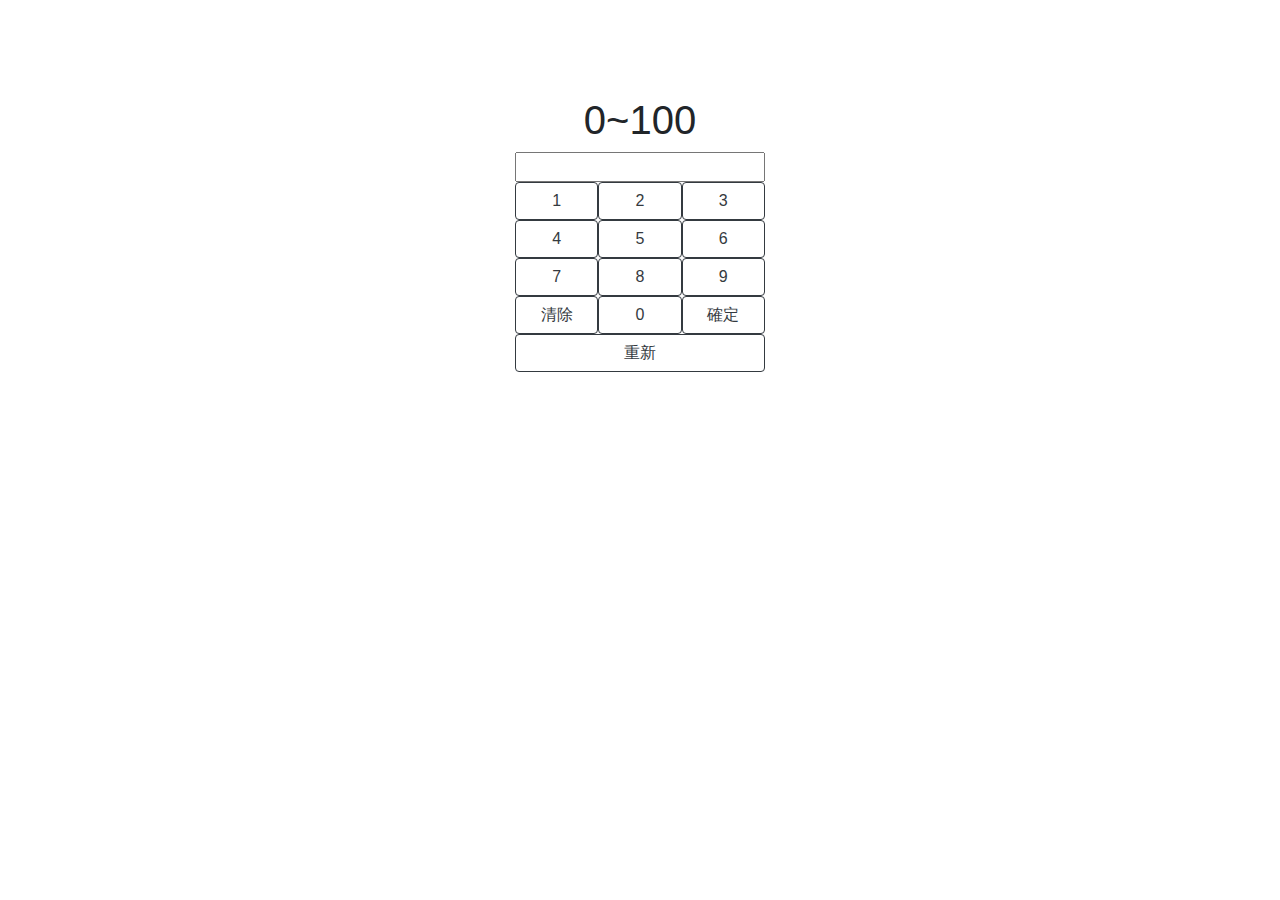
<file: FinalCode/index.html>
<!DOCTYPE html>
<html lang="en">

<head>
    <meta charset="UTF-8">
    <meta name="viewport" content="width=device-width, initial-scale=1.0">
    <meta http-equiv="X-UA-Compatible" content="ie=edge">
    <link rel="stylesheet" href="https://stackpath.bootstrapcdn.com/bootstrap/4.3.1/css/bootstrap.min.css"
        integrity="sha384-ggOyR0iXCbMQv3Xipma34MD+dH/1fQ784/j6cY/iJTQUOhcWr7x9JvoRxT2MZw1T" crossorigin="anonymous">

    <title>Document</title>
</head>


<body>
    <div class="container py-5">
        <div class="row mx-auto my-5" style="width:250px;">
            <span id="result" class="col-12 text-center h1"></span>
            <input class="col-12" type="number" name="" id="input" readonly>
            <button type="button" class="btn btn-outline-dark col-4">1</button>
            <button type="button" class="btn btn-outline-dark col-4">2</button>
            <button type="button" class="btn btn-outline-dark col-4">3</button>
            <button type="button" class="btn btn-outline-dark col-4">4</button>
            <button type="button" class="btn btn-outline-dark col-4">5</button>
            <button type="button" class="btn btn-outline-dark col-4">6</button>
            <button type="button" class="btn btn-outline-dark col-4">7</button>
            <button type="button" class="btn btn-outline-dark col-4">8</button>
            <button type="button" class="btn btn-outline-dark col-4">9</button>
            <button type="button" class="btn btn-outline-dark col-4" id="clear">清除</button>
            <button type="button" class="btn btn-outline-dark col-4">0</button>
            <button type="button" class="btn btn-outline-dark col-4" id="check">確定</button>
            <button type="button" class="btn btn-outline-dark col-12" id="restart">重新</button>
        </div>
    </div>
    <script>

        var min = 0;
        var max = 100;
        var ans = 0;
        while (ans == 0) {
            ans = Math.floor(Math.random() * 100);
        }
        var result = document.getElementById("result");
        var input = document.getElementById("input");

        function doStart() {
            min = 0;
            max = 100;
            ans = 0;
            while (ans == 0) {
                ans = Math.floor(Math.random() * 100);
            }

            result.innerText = min + "~" + max;
        };
        result.innerText = min + "~" + max;
        var Btn = document.getElementsByClassName("btn");
        for (var i = 0; i < Btn.length; i++) {
            Btn[i].onclick = getNum;
        }
        document.getElementById("clear").onclick = doClear;
        document.getElementById("check").onclick = doCheck;
        document.getElementById("restart").onclick = doStart;
        function getNum() {
            input.value += this.innerText;
        };
        function doClear() {
            input.value = "";
        };
        function doCheck() {
            var nowNum = input.value - 0;
            input.value = "";
            if (nowNum > min && nowNum < max) {
                if (nowNum == ans) {
                    result.innerText = ans;
                    doStart();
                    alert("很棒喔!!!猜對了");
                    return;
                }
                if (nowNum < ans) {
                    min = nowNum;
                    result.innerText = min + "~" + max;
                    return;
                }
                if (nowNum > ans) {
                    max = nowNum;
                    result.innerText = min + "~" + max;
                    return;
                }
            }
            else {
                alert("??看不懂嗎?" + min + "~" + max);
            }
        };
    </script>
</body>

</html>
</file>
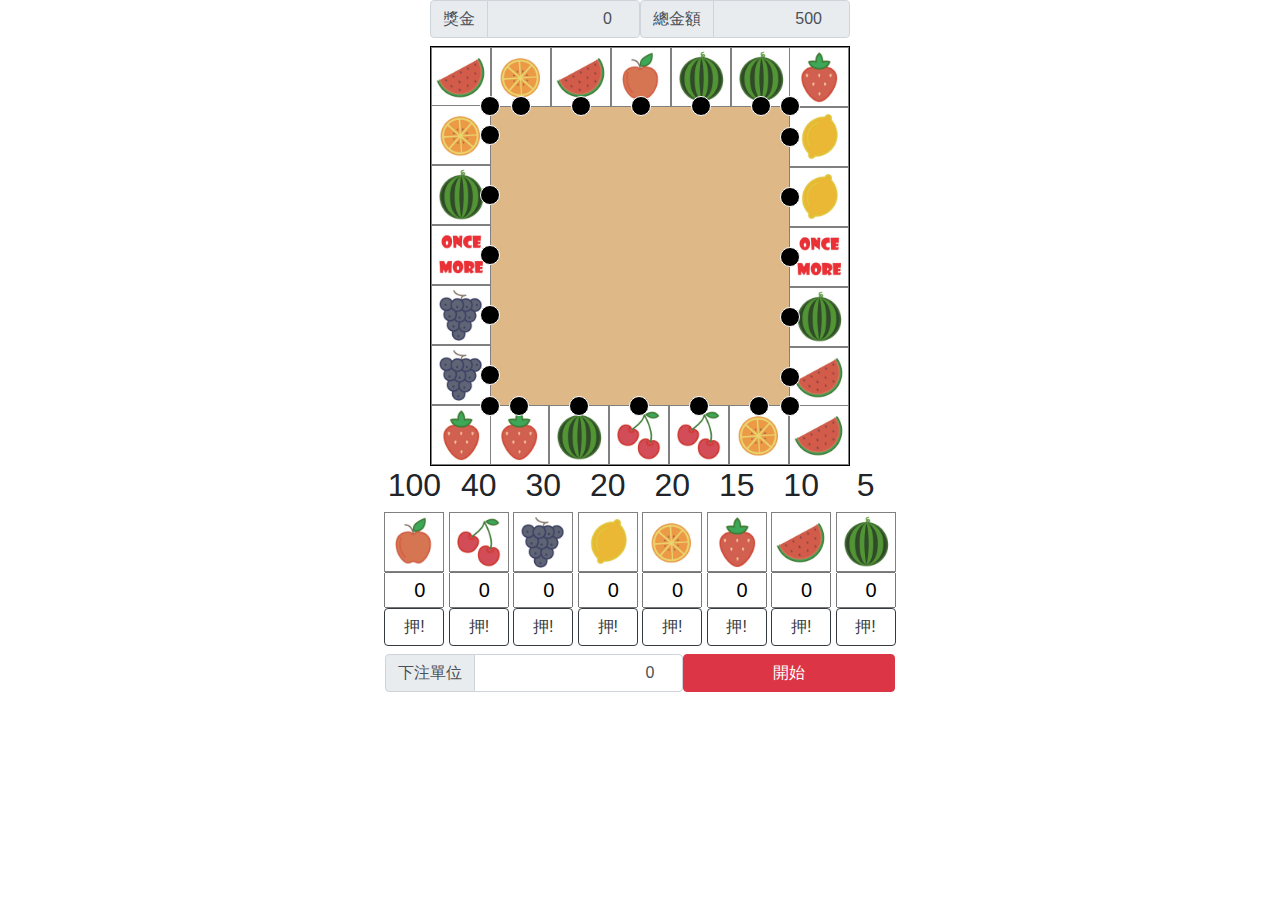
<file: Mari/index.html>
<!DOCTYPE html>
<html lang="zh-hant-TW">

<head>
    <meta charset="UTF-8">
    <meta name="viewport" content="width=device-width, initial-scale=1.0">
    <meta http-equiv="X-UA-Compatible" content="ie=edge">
    <title>小瑪莉</title>
    <link rel="stylesheet" href="https://stackpath.bootstrapcdn.com/bootstrap/4.3.1/css/bootstrap.min.css"
        integrity="sha384-ggOyR0iXCbMQv3Xipma34MD+dH/1fQ784/j6cY/iJTQUOhcWr7x9JvoRxT2MZw1T" crossorigin="anonymous">
    <style>
        .item {
            position: absolute;
            width: 20px;
            height: 20px;
            background-color: white;
            border-radius: 10px;
            z-index: 1;
        }

        .item-b {
            position: absolute;
            width: 60px;
            height: 60px;
            background-color: white;
            border: 1px gray solid;
            /* background-image: url(img/1.jpg); */
            background-size: cover;
        }

        .item-d {
            /* position: absolute; */
            width: 60px;
            height: 60px;
            background-color: white;
            border: 1px gray solid;
            /* background-image: url(img/1.jpg); */
            background-size: cover;
        }

        .item.on {
            background-color: red;
            border: 1px white solid;
            /* border: 3px black solid; */
            transition: 0s;
        }

        .item.off {
            background-color: black;
            border: 1px white solid;
            transition: 0.3s;
        }

        .display {
            width: 420px;
            height: 420px;
            /* margin: 0 auto; */
            background-color: burlywood;
            position: relative;
            border: 1px black solid;
            margin: 0 auto;
        }

        .display-r {
            width: 480px;
            height: 420px;
            background-color: burlywood;
            margin: 0 auto;
        }

        .con {
            /* position: fixed; */
            width: 500px;
            /* display: flex; */
            /* left: 50%;
            margin-left: -580px; */
            border: 5px black solid;
            margin: 0 auto;
            /* justify-content: space-between; */

        }

        div+input {
            width: 60px;
            text-align: right;
            font-size: 20px;
        }
    </style>
</head>

<body>
    <div class="row mx-auto mb-2" style="width:420px">
        <div class="input-group col-6 px-0">
            <div class="input-group-prepend">
                <span class="input-group-text">獎金</span>
            </div>
            <input id="bonus" type="number" class="form-control" aria-label="Sizing example input"
                aria-describedby="inputGroup-sizing-default" value="0" readonly>
        </div>
        <div class="input-group col-6 px-0">
            <div class="input-group-prepend">
                <span class="input-group-text">總金額</span>
            </div>
            <input id="tolal" type="number" class="form-control" aria-label="Sizing example input"
                aria-describedby="inputGroup-sizing-default" value="500" readonly>
        </div>
    </div>
    <div class="display">
        <div class="item-b">
            <div class="item off"></div>
        </div>
        <div class="item-b">
            <div class="item off"></div>
        </div>
        <div class="item-b">
            <div class="item off"></div>
        </div>
        <div class="item-b">
            <div class="item off"></div>
        </div>
        <div class="item-b">
            <div class="item off"></div>
        </div>
        <div class="item-b">
            <div class="item off"></div>
        </div>
        <div class="item-b">
            <div class="item off"></div>
        </div>
        <div class="item-b">
            <div class="item off"></div>
        </div>
        <div class="item-b">
            <div class="item off"></div>
        </div>
        <div class="item-b">
            <div class="item off"></div>
        </div>
        <div class="item-b">
            <div class="item off"></div>
        </div>
        <div class="item-b">
            <div class="item off"></div>
        </div>
        <div class="item-b">
            <div class="item off"></div>
        </div>
        <div class="item-b">
            <div class="item off"></div>
        </div>
        <div class="item-b">
            <div class="item off"></div>
        </div>
        <div class="item-b">
            <div class="item off"></div>
        </div>
        <div class="item-b">
            <div class="item off"></div>
        </div>
        <div class="item-b">
            <div class="item off"></div>
        </div>
        <div class="item-b">
            <div class="item off"></div>
        </div>
        <div class="item-b">
            <div class="item off"></div>
        </div>
        <div class="item-b">
            <div class="item off"></div>
        </div>
        <div class="item-b">
            <div class="item off"></div>
        </div>
        <div class="item-b">
            <div class="item off"></div>
        </div>
        <div class="item-b">
            <div class="item off"></div>
        </div>
    </div>
    <div class="text-center">
        <div class="d-inline-block">
            <h2>100</h2>
            <div class="item-d" style="background-image: url(img/1.jpg);"></div>
            <input type="number" name="" id="" value="0" readonly>
            <button class="btn btn-outline-dark d-block w-100 item-btn" type="button">押!</button>
        </div>
        <div class="d-inline-block">
            <h2>40</h2>
            <div class="item-d" style="background-image: url(img/2.jpg);"></div>
            <input type="number" name="" id="" value="0" readonly>
            <button class="btn btn-outline-dark d-block w-100 item-btn" type="button">押!</button>
        </div>
        <div class="d-inline-block">
            <h2>30</h2>
            <div class="item-d" style="background-image: url(img/3.jpg);"></div>
            <input type="number" name="" id="" value="0" readonly>
            <button class="btn btn-outline-dark d-block w-100 item-btn" type="button">押!</button>
        </div>
        <div class="d-inline-block">
            <h2>20</h2>
            <div class="item-d" style="background-image: url(img/4.jpg);"></div>
            <input type="number" name="" id="" value="0" readonly>
            <button class="btn btn-outline-dark d-block w-100 item-btn" type="button">押!</button>
        </div>
        <div class="d-inline-block">
            <h2>20</h2>
            <div class="item-d" style="background-image: url(img/5.jpg);"></div>
            <input type="number" name="" id="" value="0" readonly>
            <button class="btn btn-outline-dark d-block w-100 item-btn" type="button">押!</button>
        </div>
        <div class="d-inline-block">
            <h2>15</h2>
            <div class="item-d" style="background-image: url(img/6.jpg);"></div>
            <input type="number" name="" id="" value="0" readonly>
            <button class="btn btn-outline-dark d-block w-100 item-btn" type="button">押!</button>
        </div>
        <div class="d-inline-block">
            <h2>10</h2>
            <div class="item-d" style="background-image: url(img/7.jpg);"></div>
            <input type="number" name="" id="" value="0" readonly>
            <button class="btn btn-outline-dark d-block w-100 item-btn" type="button">押!</button>
        </div>
        <div class="d-inline-block">
            <h2>5</h2>
            <div class="item-d" style="background-image: url(img/8.jpg);"></div>
            <input type="number" name="" id="" value="0" readonly>
            <button class="btn btn-outline-dark d-block w-100 item-btn" type="button">押!</button>
        </div>
    </div>
    <div class="mx-auto row mt-2" style="width:510px;">
        <div class="input-group col-7 px-0">
            <div class="input-group-prepend">
                <span class="input-group-text" id="inputGroup-sizing-default">下注單位</span>
            </div>
            <input id="min" type="number" class="form-control" aria-label="Sizing example input"
                aria-describedby="inputGroup-sizing-default" value="0">
        </div>
        <button id="start" class="btn btn-danger col-5">開始</button>
    </div>
    <audio id="sound" src="sound.mp3"></audio>
    <script src="https://ajax.googleapis.com/ajax/libs/jquery/2.2.4/jquery.min.js"></script>
    <script src="https://maxcdn.bootstrapcdn.com/bootstrap/3.3.7/js/bootstrap.min.js"></script>
    <script>
        $(function () {
            // var items = $(".display").children().toArray();
            var items_b = $(".item-b").toArray();
            var items = $(".item").toArray();
            var index = 0;
            var run;
            var time = 20;
            var sTime = -2;
            var x = Math.PI / 2;
            var steps = 0;
            var pic = ["7", "5", "7", "1", "8", "8", "6", "4", "4", "0", "8", "7", "7", "5", "2", "2", "8", "6", "6", "3", "3", "0", "8", "5"];
            var multiple = [100, 40, 30, 20, 20, 15, 10, 5];
            console.log(items);
            for (var i = 0; i <= items.length; i++) {
                $(items_b[i]).css("background-image", "url(img/" + pic[i] + ".jpg)");
                if (i <= 5) {
                    $(items_b[i]).css("left", i * 60 + "px");
                    $(items[i]).css("bottom", 0 + "px").css("margin-bottom", "-10px");
                    if (i == 0) {
                        $(items[i]).css("right", 0 + "px").css("margin-right", "-10px");;
                    }
                    else {
                        $(items[i]).css("left", "50%").css("margin-left", "-10px");
                    }
                }
                else if (i <= 11) {
                    $(items_b[i]).css("right", 0 + "px").css("top", (i - 6) * 60 + "px");
                    $(items[i]).css("left", 0 + "px").css("margin-left", "-10px");;
                    if (i == 6) {
                        $(items[i]).css("bottom", 0 + "px").css("margin-bottom", "-10px");;
                    }
                    else {
                        $(items[i]).css("top", "50%").css("margin-top", "-10px");
                    }
                }
                else if (i <= 17) {
                    $(items_b[i]).css("bottom", 0 + "px").css("right", (i - 12) * 60 + "px");
                    $(items[i]).css("top", 0 + "px").css("margin-top", "-10px");
                    if (i != 12) {
                        $(items[i]).css("left", "50%").css("margin-left", "-10px");
                    }
                    else {
                        $(items[i]).css("margin-left", "-10px");
                    }
                }
                else {
                    $(items_b[i]).css("bottom", (i - 18) * 60 + "px");
                    $(items[i]).css("right", 0 + "px").css("margin-right", "-10px");
                    if (i != 18) {
                        $(items[i]).css("top", "50%").css("margin-top", "-10px");
                    }
                    else {
                        $(items[i]).css("margin-top", "-10px");
                    }
                }
            }

            var items_btn = $(".item-btn").toArray();
            var items_input = $(".item-btn").prev().toArray();
            console.log(items_btn);
            $(".item-btn").on("click", function () {
                var i = $("#min").val() - 0;
                var $tolal = $("#tolal").val() - 0;

                if (i < 1) {
                    i = 1;
                }
                if ($tolal < i) {
                    var $bonus = $("#bonus").val() - 0;
                    $("#tolal").val($tolal + $bonus);
                    $("#bonus").val(0);
                    return;
                }
                items_input[items_btn.indexOf(this)].value = items_input[items_btn.indexOf(this)].value - 0 + i;
                $("#tolal").val($tolal - i);
            });
            // var run = setInterval(startRun, 100);
            function startRun() {
                // var sx = document.getElementById("sound");
                // sx.cloneNode().play();
                // $(items[index]).css("background-color", "brown");
                items[index].className = "item on";
                var new_num = pic[index] - 0;
                if (index - 1 < 0) {
                    // $(items[23]).css("background-color", "white");
                    items[23].className = "item off";
                }
                else {
                    // $(items[index - 1]).css("background-color", "white");
                    items[index - 1].className = "item off";
                }
                index++;
                if (index == items.length) {
                    index = 0;
                }
                clearInterval(run);
                if (steps <= 0) {
                    console.log(new_num);
                    time = 20;
                    if (new_num == 0) {
                        return;
                    }
                    var $bonus = $("#bonus").val() - 0;
                    $("#bonus").val($bonus + (items_input[new_num - 1].value - 0) * multiple[new_num - 1]);
                    for (var i = 0; i < items_input.length; i++) {
                        items_input[i].value = 0;
                    }
                    return;
                }
                steps--;
                if (steps <= 11) {
                    time = 100;
                }
                if (steps <= 9) {
                    time = 150;
                }
                if (steps <= 7) {
                    time = 200;
                }
                if (steps <= 5) {
                    time = 300;
                }
                if (steps <= 3) {
                    time = 500;
                }
                run = setInterval(startRun, time);
            }
            function doStop() {
                clearInterval(run);
                sTime = -2;
            }
            $("#start").on('click', doClick);
            function doClick() {
                steps = items.length * 5 + Math.floor(Math.random() * items.length);
                run = setInterval(startRun, time);
                // var stop = setTimeout(doStop, 5000);
            }
        });
    </script>
</body>

</html>
</file>
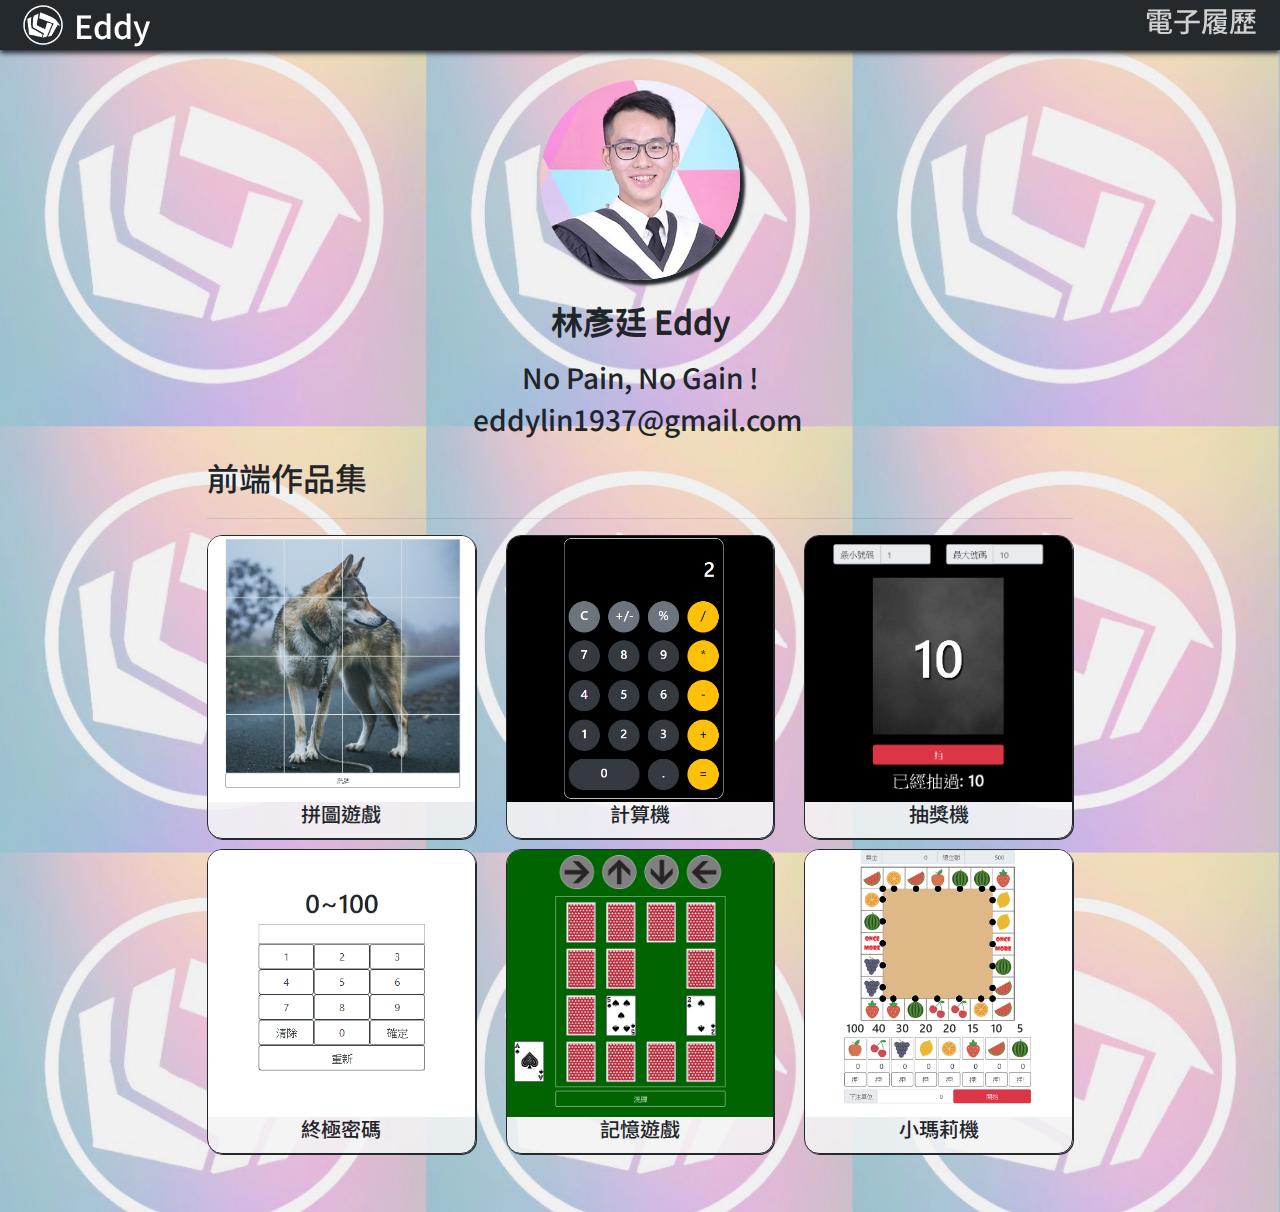
<file: PORTFOLIO/index.html>
<!DOCTYPE html>
<html lang="zh-Hant-TW">

<head>
    <meta charset="UTF-8">
    <meta name="viewport" content="width=device-width, initial-scale=1.0">
    <meta http-equiv="X-UA-Compatible" content="ie=edge">
    <title>Eddy's 作品集</title>
    <link rel="stylesheet" href="https://stackpath.bootstrapcdn.com/bootstrap/4.3.1/css/bootstrap.min.css"
        integrity="sha384-ggOyR0iXCbMQv3Xipma34MD+dH/1fQ784/j6cY/iJTQUOhcWr7x9JvoRxT2MZw1T" crossorigin="anonymous">
    <link rel="shortcut icon" href="images/LYT.png" />
    <link rel="stylesheet" href="stylesheets/styles.css">
    <link href="https://fonts.googleapis.com/css?family=Noto+Sans+TC:700" rel="stylesheet">
    <link rel="stylesheet" href="https://use.fontawesome.com/releases/v5.8.1/css/all.css"
        integrity="sha384-50oBUHEmvpQ+1lW4y57PTFmhCaXp0ML5d60M1M7uH2+nqUivzIebhndOJK28anvf" crossorigin="anonymous">
    <style>
        body {
            font-family: 'Noto Sans TC', sans-serif;
            background-image: url("images/Body-Background.jpg");
            background-color: rgba(255, 255, 255, 0.7);
            background-size: 33.3%;
        }
    </style>
</head>

<body>
    <div class="Top">
        <img src="images/Top-LYT.png" alt="">
        <a href="#">
            <h1>Eddy</h1>
        </a>
        <div>
            <a href="https://www.cakeresume.com/Eddy1937">
                <h3>電子履歷</h3>
            </a>
        </div>
    </div>
    <div style="height: 80px;"></div>
    <!-- <div class="container block about-me"> -->
    <div class="about-me">
        <img class="headshot" src="images/headshot.jpg" alt="">
        <div>
            <h1>林彥廷 Eddy</h1>
            <h3>No Pain, No Gain !</h3>
            <h3>eddylin1937@gmail.com<a href="mailto:eddylin1937@gmail.com"><i class="fas fa-paper-plane"></i></a></h3>
        </div>
    </div>
    <div class="container">
        <h1>前端作品集</h1>
        <hr>
        <div class="row mb-5" id="output">
        </div>
    </div>
    <script src="js/jquery-3.3.1.js"></script>
    <script>
        $(function () {

            var source = [
                {
                    "photo": "images/eddylin.azurewebsites.net_JavaScript-hw_Puzzle_.png",
                    "title": "拼圖遊戲",
                    "context": "利用jQuery製作的拼圖遊戲，為了避免無解，打亂方式用點亂拼圖，所以有回復步驟，但不是最短路近是依照打亂順序產生。",
                    "link": "https://eddylin.azurewebsites.net/JavaScript-hw/Puzzle/"
                },
                {
                    "photo": "images/eddylin.azurewebsites.net_calculator_v2_.png",
                    "title": "計算機",
                    "context": "利用javascript製作的計算機，可以連續計算。",
                    "link": "https://eddylin.azurewebsites.net/calculator_v2/"
                },
                {
                    "photo": "images/eddylin.azurewebsites.net_JavaScript-hw_TakeaNumber_.png",
                    "title": "抽獎機",
                    "context": "利用jQuery製作的抽獎機，利用overflow:hidden加上動畫來達成數字卡牌輪播的動畫。",
                    "link": "https://eddylin.azurewebsites.net/JavaScript-hw/TakeaNumber/"
                },
                {
                    "photo": "images/eddylin.azurewebsites.net_FinalCode_.png",
                    "title": "終極密碼",
                    "context": "利用javascript製作的終極密碼小遊戲",
                    "link": "https://eddylin.azurewebsites.net/FinalCode/"
                },
                {
                    "photo": "images/eddylin.azurewebsites.net_JavaScript-hw_MemoryGame_.png",
                    "title": "記憶遊戲",
                    "context": "利用jQuery製作的記憶遊戲，並在上方加入方向鍵的偷看密技，輸入正確即可偷看。",
                    "link": "https://eddylin.azurewebsites.net/JavaScript-hw/MemoryGame/"
                },
                {
                    "photo": "images/eddylin.azurewebsites.net_Mari_.png",
                    "title": "小瑪莉機",
                    "context": "利用jQuery製作的小瑪莉，利用setInterval來達成旋轉的快慢、transition轉場產生燈泡殘影。",
                    "link": "https://eddylin.azurewebsites.net/Mari/"
                }
            ];
            for (var i = 0; i < source.length; i++) {
                console.log(source[i]);
                var s = $("#output").html();
                $("#output").html(s +
                    '<div class="col-12 col-md-6 col-lg-4">' +
                    '<div class="block-no">' +
                    '<div class="nohidden">' +
                    '<img src="' + source[i].photo + '" class="card-img-top"alt="...">' +
                    '<h5 class="card-title text-center">' + source[i].title + '</h5>' +
                    '</div>' +
                    '<div class="hidden">' +
                    '<p class="card-text">' + source[i].context + '</p>' +
                    '<a href="' + source[i].link + '" class="btn btn-primary">前往連結</a>' +
                    '</div>' +
                    '</div>' +
                    '</div>'
                );
            }
        });
    </script>
</body>

</html>
</file>
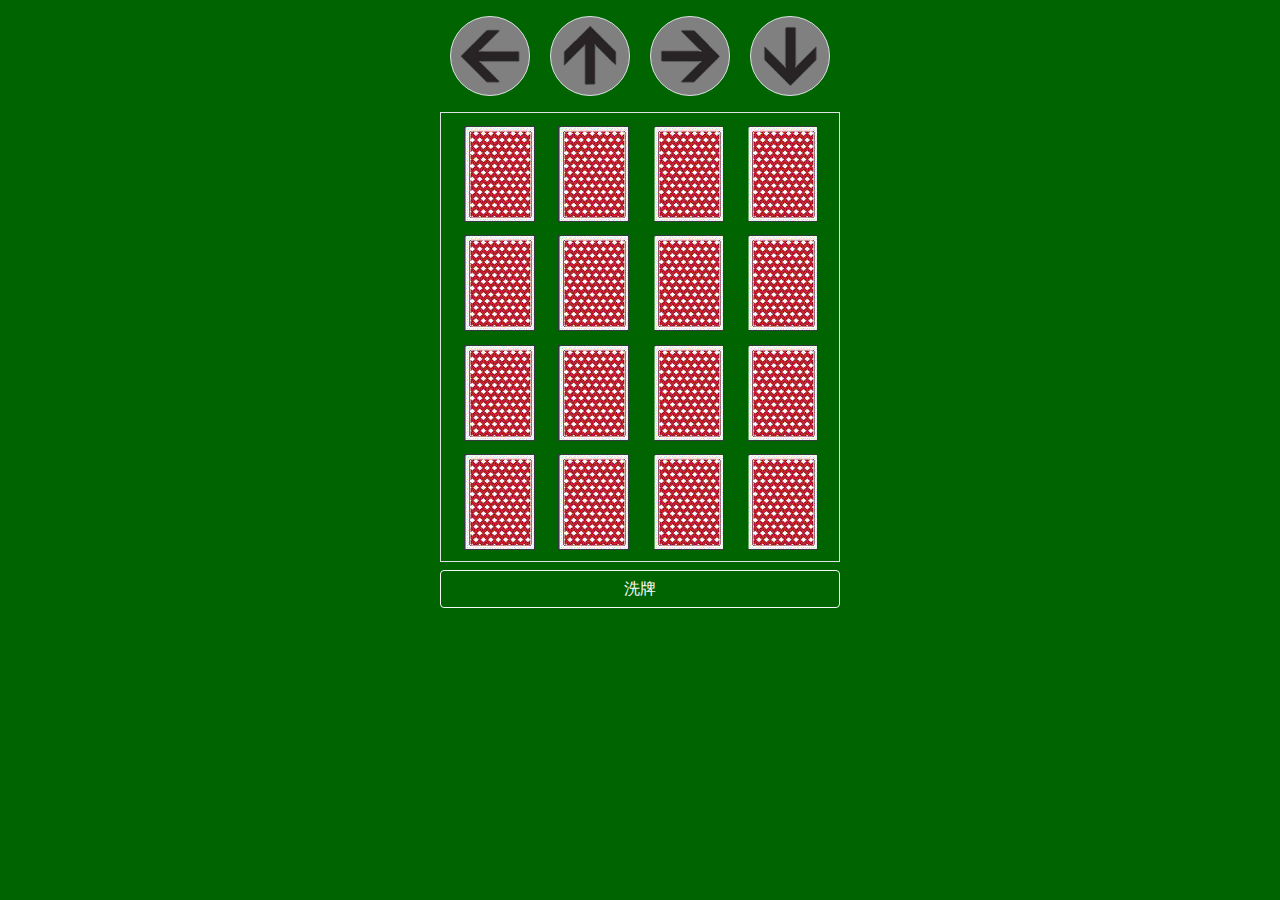
<file: JavaScript-hw/MemoryGame/index.html>
<!DOCTYPE html>
<html lang="zh-hant-TW">

<head>
    <meta charset="UTF-8">
    <meta name="viewport" content="width=device-width, initial-scale=1.0">
    <meta http-equiv="X-UA-Compatible" content="ie=edge">
    <title>Eddy's 翻牌小遊戲</title>
    <link rel="stylesheet" href="https://stackpath.bootstrapcdn.com/bootstrap/4.3.1/css/bootstrap.min.css"
        integrity="sha384-ggOyR0iXCbMQv3Xipma34MD+dH/1fQ784/j6cY/iJTQUOhcWr7x9JvoRxT2MZw1T" crossorigin="anonymous">
    <style>
        body {
            /* background-color: black; */
            background-color: darkgreen;
        }

        #display {
            height: 450px;
            position: relative;

            background-color: darkgreen;
        }

        .container {
            width: 400px;
            /* background-color: aquamarine; */
        }

        .pkcard {
            position: absolute;
            height: 96px;
            width: 71px;
            background-image: url("撲克牌圖檔/back.gif");
            margin: 0 auto;
        }

        #restart {
            width: 400px;
            display: block;
            margin: 0 auto;
        }

        .cheat {
            width: 80px;
            height: 80px;
            /* background-image: url("37.png"); */
            background-size: cover;
            background-color: gray;
        }
    </style>
</head>

<body>
    <div class="row mx-auto" style="width:400px;">
        <div class="cheat border rounded-circle my-3 mx-auto"></div>
        <div class="cheat border rounded-circle my-3 mx-auto"></div>
        <div class="cheat border rounded-circle my-3 mx-auto"></div>
        <div class="cheat border rounded-circle my-3 mx-auto"></div>
    </div>
    <div class="container mx-auto">
        <div class="row border" id="display">
            <!-- <div class="col-3">
                <div class="pkcard"></div>
            </div>
            <div class="col-3">
                <div class="pkcard"></div>
            </div>
            <div class="col-3">
                <div class="pkcard"></div>
            </div>
            <div class="col-3">
                <div class="pkcard"></div>
            </div>
            <div class="col-3">
                <div class="pkcard"></div>
            </div>
            <div class="col-3">
                <div class="pkcard"></div>
            </div>
            <div class="col-3">
                <div class="pkcard"></div>
            </div>
            <div class="col-3">
                <div class="pkcard"></div>
            </div>
            <div class="col-3">
                <div class="pkcard"></div>
            </div>
            <div class="col-3">
                <div class="pkcard"></div>
            </div>
            <div class="col-3">
                <div class="pkcard"></div>
            </div>
            <div class="col-3">
                <div class="pkcard"></div>
            </div>
            <div class="col-3">
                <div class="pkcard"></div>
            </div>
            <div class="col-3">
                <div class="pkcard"></div>
            </div>
            <div class="col-3">
                <div class="pkcard"></div>
            </div>
            <div class="col-3">
                <div class="pkcard"></div>
            </div> -->
            <div class="pkcard border border-dark"></div>
            <div class="pkcard border border-dark"></div>
            <div class="pkcard border border-dark"></div>
            <div class="pkcard border border-dark"></div>
            <div class="pkcard border border-dark"></div>
            <div class="pkcard border border-dark"></div>
            <div class="pkcard border border-dark"></div>
            <div class="pkcard border border-dark"></div>
            <div class="pkcard border border-dark"></div>
            <div class="pkcard border border-dark"></div>
            <div class="pkcard border border-dark"></div>
            <div class="pkcard border border-dark"></div>
            <div class="pkcard border border-dark"></div>
            <div class="pkcard border border-dark"></div>
            <div class="pkcard border border-dark"></div>
            <div class="pkcard border border-dark"></div>
        </div>
    </div>
    <button id="restart" type="button" class="btn btn-outline-light mt-2">洗牌</button>

    <h2 id="test"></h2>
    <script src="https://ajax.googleapis.com/ajax/libs/jquery/2.2.4/jquery.min.js"></script>
    <script>
        $(function () {
            var items = $(".pkcard").children().prevObject.toArray();
            var cheats = $(".cheat").children().prevObject.toArray();
            var randomCardNum;
            var cardNum;
            var card1st = -1;
            var card2nd = -1;
            var cheat = [];
            var checkCheat = [];
            function doCheat() {
                var time = 1;
                checkCheat = [];
                for (var i = 0; i < items.length; i++) {
                    items[i].onclick = null;
                    if (items[i].value != 0) {
                        $(items[i]).css("background-image", "url(撲克牌圖檔/" + items[i].value + ".gif)");
                    }
                }
                var a = setInterval(function () {
                    if (time == 3) {
                        clearInterval(a);
                        for (var i = 0; i < items.length; i++) {
                            if (items[i].value != 0 && i != card1st) {
                                items[i].onclick = drawCard;
                                $(items[i]).css("background-image", "url(撲克牌圖檔/back.gif)");
                            }
                        }
                        getCheat();
                        for (var a = 0; a < cheats.length; a++) {
                            $(cheats[a]).css("background-color", "gray");
                        }
                    }
                    time++;
                }, 1000);
            };
            $(window).keydown(function (event) {
                // $("#test").text(event.keyCode);
                checkCheat[checkCheat.length] = event.keyCode;
                for (var i = 0; i < checkCheat.length; i++) {
                    if (checkCheat[i] != cheat[i]) {
                        checkCheat = [];
                        for (var a = 0; a < cheats.length; a++) {
                            $(cheats[a]).css("background-color", "gray");
                        }
                        return;
                    }
                    else {
                        $(cheats[i]).css("background-color", "white");
                    }
                }
                if (checkCheat.length != cheat.length) {
                    return;
                }
                doCheat();
            });
            doStart();
            function doStart() {
                getCheat();
                card1st = -1;
                card2nd = -1;
                for (var a = 0; a < 16; a++) {
                    $(items[a]).finish();
                }
                randomCardNum = [];
                while (randomCardNum.length < 8) {
                    var r = Math.floor(Math.random() * 1000) % 53;
                    if (r != 0 && randomCardNum.indexOf(r) == -1) {
                        randomCardNum[randomCardNum.length] = r;
                    }
                }
                cardNum = [];
                while (cardNum.length < 16) {
                    var r = Math.floor(Math.random() * 1000) % randomCardNum.length;
                    if (cardNum.indexOf(randomCardNum[r]) == -1) {
                        cardNum[cardNum.length] = randomCardNum[r];
                    }
                    else {
                        cardNum[cardNum.length] = randomCardNum[r];
                        randomCardNum.splice(r, 1);
                    }
                }
                console.log(randomCardNum.join(","));
                console.log(cardNum.join(","));
                for (var a = 0; a < 16; a++) {
                    items[a].onclick = drawCard;
                    items[a].value = cardNum[a];
                    $(items[a]).css("left", -100 + "px").css("top", 340 + "px");
                    $(items[a]).css("background-image", "url(撲克牌圖檔/back.gif)");
                }
                for (var i = 0; i < items.length; i++) {
                    var goRight = 23.2 + (i % 4) * (23.2 + 71);
                    var goDown = 13.2 + (Math.floor(i / 4)) * (13.2 + 96);
                    $(items[i]).animate({ left: (goRight) + "px", top: (goDown) + "px" }, 150 + i * 30);
                }
            };
            function getCheat() {
                cheat = [];
                checkCheat = [];
                while (cheat.length < 4) {
                    var r = Math.floor(Math.random() * 100) % 4 + 37;
                    if (cheat.indexOf(r) == -1) {
                        cheat[cheat.length] = r;
                    }
                }
                // $("#test").text(cheat.join(" "));
                for (var i = 0; i < cheats.length; i++) {
                    $(cheats[i]).css("background-image", "url('" + cheat[i] + ".png')");
                }
            }
            $("#restart").on("click", doStart);
            function drawCard() {
                for (var a = 0; a < 16; a++) {
                    $(items[a]).finish();
                }
                var cardIndex = items.indexOf(this);
                console.log(items[cardIndex].value);
                $(items[cardIndex]).css("background-image", "url(撲克牌圖檔/" + items[cardIndex].value + ".gif)");
                if (card1st == -1) {
                    card1st = cardIndex;
                    items[card1st].onclick = null;
                }
                else if (card2nd == -1) {
                    card2nd = cardIndex;
                    for (var i = 0; i < items.length; i++) {
                        items[i].onclick = null;
                    }
                    if (items[card1st].value == items[card2nd].value) {
                        $(items[card1st]).animate({ left: (-100) + "px", top: (340) + "px" }, 250);
                        $(items[card2nd]).animate({ left: (-100) + "px", top: (340) + "px" }, 350);
                    }
                    setTimeout(function () {
                        for (var i = 0; i < items.length; i++) {
                            if (items[i].value != 0) {
                                items[i].onclick = drawCard;
                            }
                        }
                        console.log(card1st + " " + card2nd);
                        if (items[card1st].value == items[card2nd].value) {
                            items[card1st].onclick = null;
                            items[card2nd].onclick = null;
                            items[card1st].value = 0;
                            items[card2nd].value = 0;
                        }
                        else {
                            $(items[card1st]).css("background-image", "url(撲克牌圖檔/back.gif)");
                            $(items[card2nd]).css("background-image", "url(撲克牌圖檔/back.gif)");
                        }
                        card1st = -1;
                        card2nd = -1;
                    }, 1000);
                }
            }
        });
    </script>
</body>

</html>
</file>
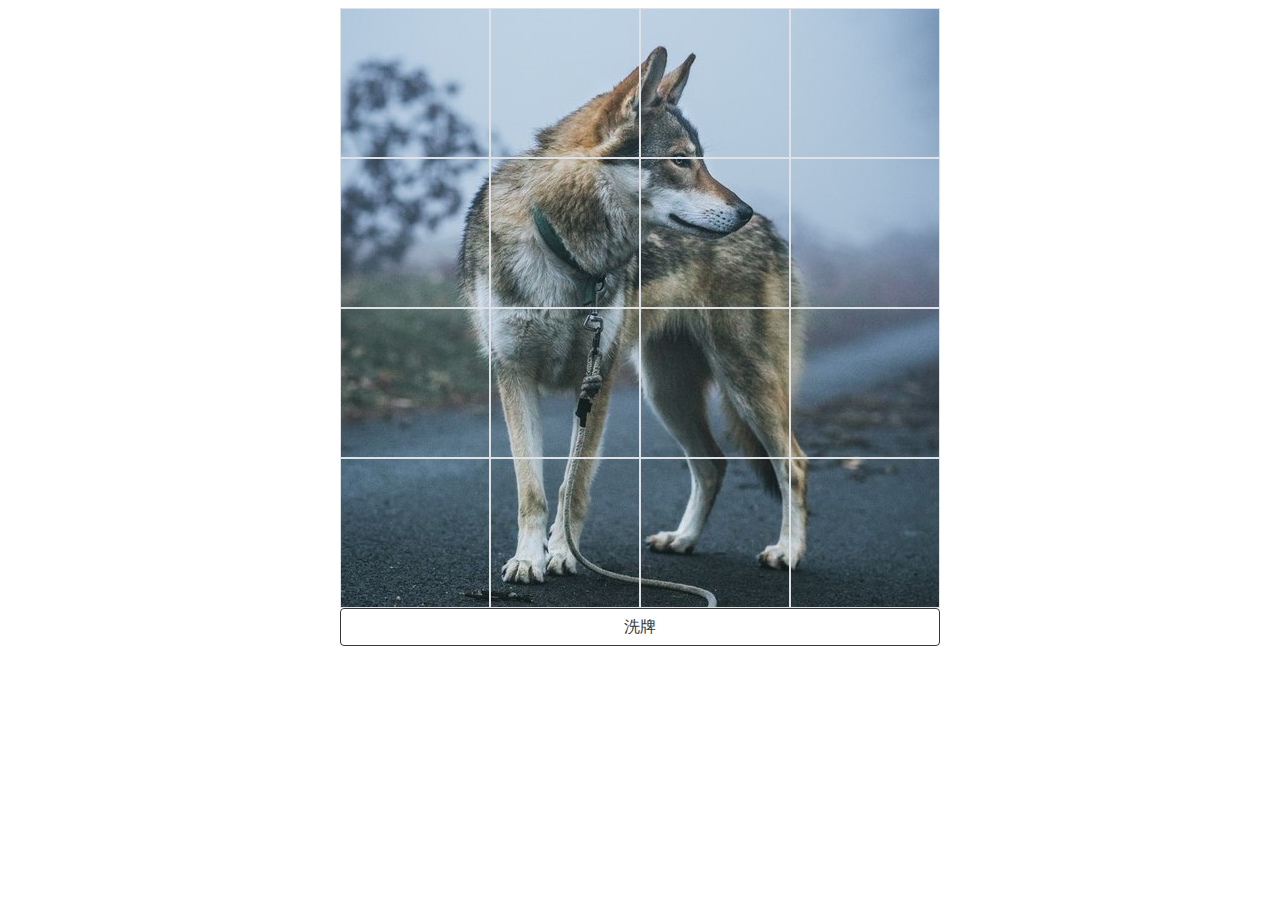
<file: JavaScript-hw/Puzzle/index.html>
<!DOCTYPE html>
<html lang="zh-hant-TW">

<head>
    <meta charset="UTF-8">
    <meta name="viewport" content="width=device-width, initial-scale=1.0">
    <meta http-equiv="X-UA-Compatible" content="ie=edge">
    <link rel="stylesheet" href="https://stackpath.bootstrapcdn.com/bootstrap/4.3.1/css/bootstrap.min.css"
        integrity="sha384-ggOyR0iXCbMQv3Xipma34MD+dH/1fQ784/j6cY/iJTQUOhcWr7x9JvoRxT2MZw1T" crossorigin="anonymous">
    <title>Eddy's 拼圖小遊戲</title>
    <style>
        #result {
            width: 600px;
            height: 600px;
            /* background-color: red; */
            margin: 0 auto;
            position: relative;
        }

        #restart {
            width: 600px;
            display: block;
            margin: 0 auto;
        }

        .col-3 {
            position: absolute;
            width: 150px;
            height: 150px;
            /* background-color: red; */
            background-image: url(photo.jpg);
        }

        @media screen and (max-width: 600px) {
            #result {
                width: 400px;
                height: 400px;
            }

            #restart {
                width: 400px;
            }

            .col-3 {
                width: 100px;
                height: 100px;
                background-image: url(photo400.jpg);
            }
        }

        @media screen and (max-width: 400px) {
            #result {
                width: 320px;
                height: 320px;
            }

            #restart {
                width: 320px;
            }

            .col-3 {
                width: 80px;
                height: 80px;
                background-image: url(photo320.jpg);
            }
        }
    </style>
</head>

<body>


    <h2 class="text-center"></h2>
    <div id="result" class="">
        <div class="col-3 border"></div>
        <div class="col-3 border"></div>
        <div class="col-3 border"></div>
        <div class="col-3 border"></div>
        <div class="col-3 border"></div>
        <div class="col-3 border"></div>
        <div class="col-3 border"></div>
        <div class="col-3 border"></div>
        <div class="col-3 border"></div>
        <div class="col-3 border"></div>
        <div class="col-3 border"></div>
        <div class="col-3 border"></div>
        <div class="col-3 border"></div>
        <div class="col-3 border"></div>
        <div class="col-3 border"></div>
        <div class="col-3 border"></div>
        <!-- <div id="move" class="border"></div> -->
        <!-- <div class="col-3"></div>
        <div class="col-3"></div>
        <div class="col-3"></div>
        <div class="col-3"></div>
        <div class="col-3"></div>
        <div class="col-3"></div>
        <div class="col-3"></div>
        <div class="col-3"></div>
        <div class="col-3"></div>
        <div class="col-3"></div>
        <div class="col-3"></div>
        <div class="col-3"></div>
        <div class="col-3"></div>
        <div class="col-3"></div>
        <div class="col-3"></div>
        <div class="col-3"></div> -->
    </div>
    <button id="restart" type="button" class="btn btn-outline-dark">洗牌</button>
    <h2 id="ans"></h2>
    <script src="https://ajax.googleapis.com/ajax/libs/jquery/2.2.4/jquery.min.js"></script>
    <script src="https://maxcdn.bootstrapcdn.com/bootstrap/3.3.7/js/bootstrap.min.js"></script>
    <script>
        $(function () {
            var result = $("#result");
            var n_index = [];
            var s = "";
            var items = $(".col-3").children().prevObject.toArray();
            var pic_w = 150;
            restart();
            doCheaked();
            var is = "";
            // $(items[15]).text("");
            // $(items[15]).css("background-image","url()");
            // console.log(items);
            var lastIndex = 15;
            var lastleft = "450px";
            var lasttop = "450px";
            var ans = [];
            var ansZH = [];
            var n = 1;
            $(window).resize(function () {
                checkIndex();
                var wdth = window.innerWidth;
                if (wdth > 600) {
                    pic_w = 150;
                }
                else if (wdth > 400) {
                    pic_w = 100;
                }
                else {
                    pic_w = 80;
                }
                for (var i = 0; i < 16; i++) {
                    var r = n_index[i];
                    if(i==15){
                        r=15;
                    }
                    var goRight = (r % 4) * pic_w;
                    var goDown = (Math.floor(r / 4)) * pic_w;
                    $(items[i]).css("left", goRight + "px").css("top", goDown + "px");
                    $(items[i]).css("background-position-y", (Math.floor(i / 4)) * pic_w * -1 + "px").css("background-position-x", (i % 4) * pic_w * -1 + "px");
                }
            });
            function restart() {
                var wdth = window.innerWidth;
                if (wdth > 600) {
                    pic_w = 150;
                }
                else if (wdth > 400) {
                    pic_w = 100;
                }
                else {
                    pic_w = 80;
                }
                n_index = [];
                for (var i = 0; i < 16; i++) {
                    items[i].onclick = doClear;
                    items[i].value = i;
                    n_index[n_index.length] = i;
                    var goRight = (i % 4) * pic_w;
                    var goDown = (Math.floor(i / 4)) * pic_w;
                    $(items[i]).css("left", goRight + "px").css("top", goDown + "px");
                    $(items[i]).css("background-position-y", (Math.floor(i / 4)) * pic_w * -1 + "px").css("background-position-x", (i % 4) * pic_w * -1 + "px");
                }
            };
            function checkIndex() {
                for (var a = 0; a < 16; a++) {
                    $(items[a]).finish();
                }
            };
            $("#restart").on("click", function () {
                checkIndex();
                // alert();
                restart();
                lastIndex = 15;
                $(items[15]).css("display", "none");
                ans = [];
                ansZH = [];
                var num = Math.floor(Math.random() * 1000) % 20;
                var n = -1;
                while (ans.length < 20 + num) {
                    var r = Math.floor(Math.random() * 100) % 16;
                    // if (r != n) {
                    //     doChange(items[n_index.indexOf(r)]);
                    //     n=lastIndex;
                    // }
                    doChange(items[n_index.indexOf(r)]);
                }
            });
            function doClear() {
                doChange(this);
                if (doCheaked()) {
                    // alert("成功");
                    $(items[15]).css("display", "block");
                    for (var a = 0; a < 16; a++) {
                        items[a].onclick = null;
                    }
                }
            };
            function doChange(nowthis) {
                var nowIndex = items.indexOf(nowthis);
                n_index[15] = lastIndex;
                var r = n_index[nowIndex];
                if ((lastIndex + 1 == r && lastIndex % 4 != 3) || (lastIndex - 1 == r && lastIndex % 4 != 0) || lastIndex - 4 == r || lastIndex + 4 == r) {
                    var goRight = (r % 4) * pic_w;
                    var goDown = (Math.floor(r / 4)) * pic_w;
                    if (ans[ans.length - 1] == r) {
                        ans.pop();
                        ansZH.pop();
                    }
                    else {
                        // ansZH
                        if (lastIndex + 1 == r) {//
                            ansZH[ansZH.length] = "左";
                            ans[ans.length] = r - 1;
                        }
                        if (lastIndex - 1 == r) {//
                            ansZH[ansZH.length] = "右";
                            ans[ans.length] = r + 1;
                        }
                        if (lastIndex + 4 == r) {//
                            ansZH[ansZH.length] = "上";
                            ans[ans.length] = r - 4;
                        }
                        if (lastIndex - 4 == r) {//
                            ansZH[ansZH.length] = "下";
                            ans[ans.length] = r + 4;
                        }
                    }
                    if (lastIndex + 1 == r) {//
                        $(nowthis).animate({ left: (goRight - pic_w) + "px" }, 120);
                    }
                    if (lastIndex - 1 == r) {//
                        $(nowthis).animate({ left: (goRight + pic_w) + "px" }, 120);
                    }
                    if (lastIndex + 4 == r) {//
                        $(nowthis).animate({ top: (goDown - pic_w) + "px" }, 120);
                    }
                    if (lastIndex - 4 == r) {//
                        $(nowthis).animate({ top: (goDown + pic_w) + "px" }, 120);
                    }
                    n_index[nowIndex] = lastIndex;
                    lastIndex = r;
                }
                // $("h2#ans").text(ansZH.join("<-"));
                console.log(ansZH[ansZH.length - 1]);
            };
            function doCheaked() {
                for (var i = 0; i < 15; i++) {
                    if (n_index[i] != i) {
                        return false;
                    }
                }
                return true;
            }
        });
    </script>
</body>

</html>
</file>
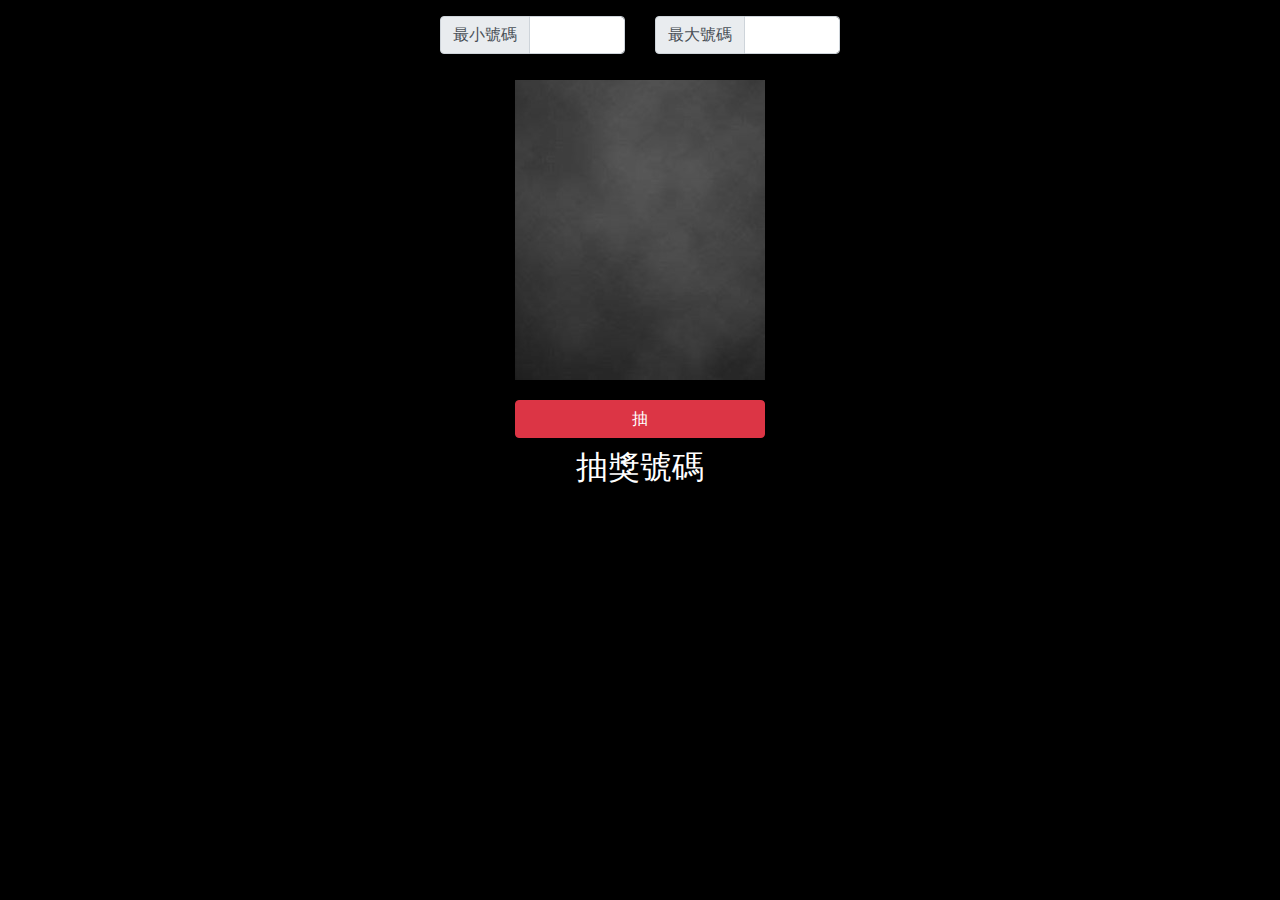
<file: JavaScript-hw/TakeaNumber/index.html>
<!DOCTYPE html>
<html lang="zh-hant-TW">

<head>
    <meta charset="UTF-8">
    <meta name="viewport" content="width=device-width, initial-scale=1.0">
    <meta http-equiv="X-UA-Compatible" content="ie=edge">
    <title>Eddy's 抽獎機</title>
    <link rel="stylesheet" href="https://stackpath.bootstrapcdn.com/bootstrap/4.3.1/css/bootstrap.min.css"
        integrity="sha384-ggOyR0iXCbMQv3Xipma34MD+dH/1fQ784/j6cY/iJTQUOhcWr7x9JvoRxT2MZw1T" crossorigin="anonymous">
    <style>
        body {
            background-color: black;
        }

        #display {
            width: 250px;
            height: 300px;
            margin: 10px auto;
            background-color: gray;
            background-image: url("black.jpg");
            position: relative;
            overflow: hidden;
        }

        #getNumList {
            width: 250px;
            margin: 10px auto;
        }

        .blackblock-r {
            position: absolute;
            width: 250px;
            height: 300px;
            background-color: black;
            left: 250px;
            z-index: 10;
        }

        .blackblock-l {
            position: absolute;
            width: 250px;
            height: 300px;
            background-color: black;
            right: 250px;
            z-index: 10;
        }

        .displayNum {
            display: block;
            width: 250px;
            position: absolute;
            line-height: 300px;
            text-align: center;
            font-size: 100px;
            left: 250px;
            background-image: url("black.jpg");
            text-shadow: 3px 3px 3px black;
        }
    </style>
</head>

<body>
    <div class="mx-auto row text-white mt-3" style="width:400px;">
        <div class="row">
            <div class="input-group mb-3 col-6">
                <div class="input-group-prepend">
                    <span class="input-group-text" id="inputGroup-sizing-default">最小號碼</span>
                </div>
                <input id="min" type="number" class="form-control" aria-label="Sizing example input"
                    aria-describedby="inputGroup-sizing-default">
            </div>
            <div class="input-group mb-3 col-6">
                <div class="input-group-prepend">
                    <span class="input-group-text" id="inputGroup-sizing-default">最大號碼</span>
                </div>
                <input id="max" type="number" class="form-control" aria-label="Sizing example input"
                    aria-describedby="inputGroup-sizing-default">
            </div>
            <div id="display">
                <!-- <div class="blackblock-l"></div> -->
                <!-- <h1 class="displayNum border-right border-left"></h1>
                <h1 class="displayNum border-right border-left"></h1>
                <h1 class="displayNum border-right border-left"></h1> -->
                <h1 class="displayNum"></h1>
                <h1 class="displayNum"></h1>
                <h1 class="displayNum"></h1>
                <!-- <div class="blackblock-r"></div> -->
            </div>
            <div class="col-12">
                <button id="getNumList" type="button" class="btn btn-danger d-block">抽</button>
            </div>

        </div>
    </div>
    
    <h2 id="result" class="col-12 text-center text-white text-break"> 抽獎號碼</h2>
    <script src="https://ajax.googleapis.com/ajax/libs/jquery/2.2.4/jquery.min.js"></script>
    <script src="https://maxcdn.bootstrapcdn.com/bootstrap/3.3.7/js/bootstrap.min.js"></script>
    <script>
        $(function () {
            var aready = [];
            var newList = [];
            $("#getNumList").on("click", getNewRandomList);
            function getNewRandomList() {
                $($('.displayNum')[0]).css("left", "250px");
                $($('.displayNum')[1]).css("left", "250px");
                $($('.displayNum')[2]).css("left", "250px");
                var minNum = $("#min").val() - 0;
                var maxNum = $("#max").val() - 0;
                if (aready.length == maxNum - minNum + 1) {
                    return;
                }
                if (minNum >= maxNum || minNum <= 0) {
                    return;
                }
                $("#min").attr("readonly", "readonly");
                $("#max").attr("readonly", "readonly");
                $("#getNumList").unbind();
                newList = [];
                while (aready.length + newList.length < maxNum - minNum + 1) {
                    var r = Math.floor(Math.random() * 9999999) % (maxNum + 1);
                    if (r >= minNum && aready.indexOf(r) == -1 && newList.indexOf(r) == -1) {
                        // console.log(r);
                        newList[newList.length] = r;
                    }
                }
                r = Math.floor(Math.random() * 9999999) % (newList.length);
                aready[aready.length] = newList[r];
                test();
                console.log("aready :" + aready.join(","));
                console.log("newList :" + newList.join(","));
            }
            var n = 0;
            var time = 0;
            function test() {
                // $($('.displayNum')[0]).finish();
                // setTimeout(function () {
                //     test();
                // }, 1500);
                // var s=$("#max").val()-$("#min").val();
                var a = setInterval(function () {
                    if (time>=4500) {
                        clearInterval(a);
                        $($('.displayNum')[n % 3]).text(aready[aready.length-1]);
                        $($('.displayNum')[n % 3]).finish();
                        $($('.displayNum')[n % 3]).css("left", "250px");
                        $($('.displayNum')[n % 3]).animate({ left: "0px" }, 300, "linear");
                        n = 0;
                        time = 0;
                        // if (aready.length > 10) {
                        //     $("#result").text("已經抽過: ..." + aready[aready.length - 3] + "," + aready[aready.length - 2] + "," + aready[aready.length - 1]);
                        // }
                        // else {
                        //     $("#result").text("已經抽過: " + aready.join(","));
                        // }
                        $("#result").text("已經抽過: " + aready.join(","));
                        $("#getNumList").on("click", getNewRandomList);
                    }
                    else {

                        $($('.displayNum')[n % 3]).text(newList[n % newList.length]);
                        $($('.displayNum')[n % 3]).finish();
                        $($('.displayNum')[n % 3]).css("left", "250px");
                        $($('.displayNum')[n % 3]).animate({ left: "-250px" }, 600, "linear");
                        n++;
                        time=time+300;
                    }
                }, 300);
            };
        });
    </script>
</body>

</html>
</file>
<file: exercise/stylesheets/styles.css>
html {
  font: 16px sans-serif;
  color: #555;
  line-height: 1.4;
}

a {
  color: #009ced;
  text-decoration: none;
}

a:hover {
  color: #0081c3;
  text-decoration: underline;
}

.container {
  width: 80%;
  margin: 0 auto;
}

.menu .left, .menu .right, .footer-top ul, .hot ul, .product-bottom, .product ul:first-child, .shoppingcart ul.cart, .shoppingcart ul.cart .cart-l ul, .shoppingcart ul.cart .cart-r ul {
  margin: 0;
  padding: 0;
  list-style: none;
}

.top {
  height: 40px;
  background-color: #000;
}

.top p {
  text-align: center;
  line-height: 40px;
  height: 40px;
  margin: 0;
  color: #fff;
}

.menu {
  display: -webkit-box;
  display: -ms-flexbox;
  display: flex;
}

.menu .left {
  -webkit-box-flex: 1;
      -ms-flex: 1 0 0px;
          flex: 1 0 0;
  display: -webkit-box;
  display: -ms-flexbox;
  display: flex;
  -webkit-box-align: center;
      -ms-flex-align: center;
          align-items: center;
}

.menu .left li {
  margin: 0 0 0 20px;
}

.menu h1 {
  margin: 0;
}

.menu .right {
  -webkit-box-flex: 1;
      -ms-flex: 1 0 0px;
          flex: 1 0 0;
  display: -webkit-box;
  display: -ms-flexbox;
  display: flex;
  -webkit-box-align: center;
      -ms-flex-align: center;
          align-items: center;
  -webkit-box-pack: end;
      -ms-flex-pack: end;
          justify-content: flex-end;
}

.menu .right li {
  margin: 0 0 0 20px;
}

.menu .right li:last-child {
  margin: 0 30px;
  position: relative;
}

.menu .right li:last-child::before {
  content: "1";
  display: block;
  position: absolute;
  width: 15px;
  height: 15px;
  background-color: red;
  color: #fff;
  font-size: 13px;
  text-align: center;
  line-height: 15px;
  border-radius: 50%;
  top: -8px;
  left: 15px;
}

.menu a {
  color: #000;
}

.menu a:hover {
  color: #0081c3;
  text-decoration: underline;
}

.mail {
  background-color: #ddd;
  padding: 30px 0;
}

.mail h2 {
  color: #000;
  display: block;
  text-align: center;
  margin: 0;
}

.mail form {
  position: relative;
  width: 500px;
  margin: 0 auto;
}

.mail input {
  display: block;
  height: 30px;
  width: 475px;
  border: none;
  border-bottom: #555 1px solid;
  background-color: transparent;
  padding-left: 25px;
}

.mail input.button {
  width: 500px;
  border: none;
  background-color: #000;
  color: #fff;
  margin-top: 10px;
  padding: 0;
}

.mail i {
  position: absolute;
  top: 10px;
  left: 5px;
}

.footer-top {
  background-color: #000;
  height: 40px;
}

.footer-top ul {
  display: -webkit-box;
  display: -ms-flexbox;
  display: flex;
  -webkit-box-pack: center;
      -ms-flex-pack: center;
          justify-content: center;
}

.footer-top li {
  color: #fff;
  margin: 0 30px;
  line-height: 40px;
}

.footer-bottom {
  text-align: center;
  height: 30px;
  line-height: 30px;
  background-color: #ddd;
}

.index-image {
  height: 500px;
  background: url(../images/01.jpg) center center no-repeat;
  background-size: cover;
  position: relative;
}

.index-image h2 {
  font-size: 45px;
  color: #5f5c5c;
  text-shadow: 1px 1px 0 #555;
  position: absolute;
  left: 10%;
  top: 20%;
}

.hot {
  width: 1080px;
  margin: 0 auto;
}

.hot a {
  display: block;
  color: #000;
}

.hot a:hover {
  color: #0081c3;
}

.hot h1 {
  text-align: center;
}

.hot ul {
  display: -webkit-box;
  display: -ms-flexbox;
  display: flex;
  -ms-flex-wrap: wrap;
      flex-wrap: wrap;
}

.hot li {
  padding: 0 10px;
  text-align: center;
}

.hot li h3 {
  margin: 5px 0;
}

.hot li p {
  margin: 5px 0;
}

.mes {
  padding: 20px 0;
  background-color: #555;
  color: #fff;
  text-align: center;
}

.product-bottom {
  display: -webkit-box;
  display: -ms-flexbox;
  display: flex;
  -webkit-box-pack: center;
      -ms-flex-pack: center;
          justify-content: center;
}

.product-bottom li {
  margin: 0 10px;
}

.product ul:first-child {
  display: -webkit-box;
  display: -ms-flexbox;
  display: flex;
  -ms-flex-pack: distribute;
      justify-content: space-around;
}

.product .left {
  width: 55%;
}

.product .left div {
  text-align: center;
}

.product .right {
  width: 40%;
}

.product .right h2 {
  font-size: 2em;
  margin: 0;
  color: #000;
}

.product .right h3 {
  margin: 20px 0 5px 0;
}

.product .right h4 {
  font-size: 15px;
  margin: 0 0 20px 0;
  color: #999;
}

.product .right select {
  width: 100%;
  height: 40px;
  color: #999;
}

.product .right input {
  width: 25%;
  height: 30px;
  color: #999;
}

.product .right input.Add {
  width: 100%;
  height: 40px;
  color: #fff;
  background-color: #000;
  border: none;
  margin: 20px 0 20px 0;
}

.product .right ul {
  list-style: none;
  padding: 0;
  display: block;
}

.product .right ul li {
  display: -webkit-box;
  display: -ms-flexbox;
  display: flex;
  margin: 20px 0;
  -ms-flex-line-pack: center;
      align-content: center;
}

.product .right ul li p {
  display: inline;
  margin: auto 10px;
}

.product img {
  max-width: 60%;
}

.shoppingcart ul.cart {
  display: -webkit-box;
  display: -ms-flexbox;
  display: flex;
}

.shoppingcart ul.cart .cart-l {
  position: relative;
  -webkit-box-flex: 1;
      -ms-flex: 1 0 0px;
          flex: 1 0 0;
}

.shoppingcart ul.cart .cart-l ul {
  display: -webkit-box;
  display: -ms-flexbox;
  display: flex;
}

.shoppingcart ul.cart .cart-l ul img {
  max-width: 100px;
}

.shoppingcart ul.cart .cart-l ul div {
  margin: 0 0 0 10px;
}

.shoppingcart ul.cart .cart-l input {
  width: 80px;
}

.shoppingcart ul.cart .cart-r {
  -webkit-box-flex: 0;
      -ms-flex: 0 0 45%;
          flex: 0 0 45%;
}

.shoppingcart ul.cart .cart-r ul {
  display: -webkit-box;
  display: -ms-flexbox;
  display: flex;
  height: 100%;
  -webkit-box-align: center;
      -ms-flex-align: center;
          align-items: center;
}

.shoppingcart ul.cart .cart-r ul li {
  -webkit-box-flex: 1;
      -ms-flex: 1 0 0px;
          flex: 1 0 0;
}

.shoppingcart ul.cart .cart-r ul li input {
  width: 90%;
}

.shoppingcart ul.cart .cart-r ul li:last-child {
  text-align: end;
}

.shoppingcart ul.cart .cart-r input.end {
  width: 100%;
  margin: 10px 0;
  height: 30px;
  border: none;
  background-color: #000;
  color: #fff;
}

@media screen and (max-width: 1140px) {
  .hot {
    width: 800px;
  }
  .hot img {
    width: 180px;
  }
}

@media screen and (max-width: 880px) {
  .shoppingcart ul.cart {
    -webkit-box-orient: vertical;
    -webkit-box-direction: normal;
        -ms-flex-direction: column;
            flex-direction: column;
  }
  .shoppingcart .shoppingcart-top ul.cart {
    -webkit-box-orient: inherit;
    -webkit-box-direction: inherit;
        -ms-flex-direction: inherit;
            flex-direction: inherit;
  }
  .shoppingcart .shoppingcart-m ul.cart {
    -webkit-box-orient: inherit;
    -webkit-box-direction: inherit;
        -ms-flex-direction: inherit;
            flex-direction: inherit;
  }
  .hot {
    width: 720px;
  }
  .hot img {
    width: 160px;
  }
  .index-image {
    height: 400px;
  }
  .index-image h2 {
    font-size: 40px;
  }
  .menu {
    height: 80px;
    -webkit-box-orient: vertical;
    -webkit-box-direction: reverse;
        -ms-flex-direction: column-reverse;
            flex-direction: column-reverse;
    position: relative;
  }
  .menu h1 {
    text-align: center;
    background-color: #000;
    color: #fff;
  }
  .menu .left {
    width: auto;
  }
  .menu .left li {
    margin: 0 10px;
  }
  .menu .right {
    position: absolute;
    width: auto;
    right: 0;
    bottom: 5px;
  }
  .menu .right li {
    margin: 0 10px;
  }
  .product ul:first-child {
    -webkit-box-orient: vertical;
    -webkit-box-direction: normal;
        -ms-flex-direction: column;
            flex-direction: column;
  }
  .product .left {
    width: 95%;
  }
  .product .right {
    width: 95%;
  }
}

@media screen and (max-width: 767px) {
  .hot {
    width: 600px;
  }
  .hot img {
    width: 180px;
  }
  .index-image h2 {
    font-size: 30px;
  }
  .mail form {
    width: 400px;
  }
  .mail input {
    width: 375px;
  }
  .mail input.button {
    width: 400px;
  }
}

@media screen and (max-width: 640px) {
  .mes h1 {
    font-size: 30px;
  }
  .mes p {
    font-size: 15px;
  }
  .hot {
    width: 510px;
  }
  .hot img {
    width: 150px;
  }
  .index-image {
    height: 300px;
  }
  .index-image h2 {
    font-size: 25px;
  }
  .footer-top {
    height: auto;
    text-align: center;
  }
  .footer-top ul {
    -webkit-box-orient: vertical;
    -webkit-box-direction: normal;
        -ms-flex-direction: column;
            flex-direction: column;
  }
}

@media screen and (max-width: 580px) {
  .shoppingcart ul.cart .cart-l ul img {
    max-width: 60px;
  }
  .product p {
    font-size: 13px;
  }
  .mes h1 {
    font-size: 25px;
  }
  .mes p {
    font-size: 12px;
  }
  .hot {
    width: 340px;
  }
  .index-image {
    height: 200px;
  }
  .index-image h2 {
    font-size: 18px;
  }
  .menu {
    -webkit-box-orient: vertical;
    -webkit-box-direction: normal;
        -ms-flex-direction: column;
            flex-direction: column;
    height: 100px;
  }
  .menu h1 {
    -webkit-box-ordinal-group: 1;
        -ms-flex-order: 0;
            order: 0;
  }
  .menu .right {
    position: relative;
    -webkit-box-pack: center;
        -ms-flex-pack: center;
            justify-content: center;
    -webkit-box-ordinal-group: 3;
        -ms-flex-order: 2;
            order: 2;
  }
  .menu .right li:last-child {
    position: absolute;
    right: 0;
  }
  .menu .left {
    -webkit-box-ordinal-group: 2;
        -ms-flex-order: 1;
            order: 1;
    -webkit-box-pack: center;
        -ms-flex-pack: center;
            justify-content: center;
  }
  .mail form {
    width: 300px;
  }
  .mail input {
    width: 275px;
  }
  .mail input.button {
    width: 300px;
  }
}
/*# sourceMappingURL=styles.css.map */
</file>
<file: PORTFOLIO/stylesheets/styles.css>
/*! normalize.css v8.0.1 | MIT License | github.com/necolas/normalize.css */
/* Document
   ========================================================================== */
/**
 * 1. Correct the line height in all browsers.
 * 2. Prevent adjustments of font size after orientation changes in iOS.
 */
html {
  line-height: 1.15;
  /* 1 */
  -webkit-text-size-adjust: 100%;
  /* 2 */
}

/* Sections
   ========================================================================== */
/**
 * Remove the margin in all browsers.
 */
body {
  margin: 0;
}

/**
 * Render the `main` element consistently in IE.
 */
main {
  display: block;
}

/**
 * Correct the font size and margin on `h1` elements within `section` and
 * `article` contexts in Chrome, Firefox, and Safari.
 */
h1 {
  font-size: 2em;
  margin: 0.67em 0;
}

/* Grouping content
   ========================================================================== */
/**
 * 1. Add the correct box sizing in Firefox.
 * 2. Show the overflow in Edge and IE.
 */
hr {
  -webkit-box-sizing: content-box;
          box-sizing: content-box;
  /* 1 */
  height: 0;
  /* 1 */
  overflow: visible;
  /* 2 */
}

/**
 * 1. Correct the inheritance and scaling of font size in all browsers.
 * 2. Correct the odd `em` font sizing in all browsers.
 */
pre {
  font-family: monospace, monospace;
  /* 1 */
  font-size: 1em;
  /* 2 */
}

/* Text-level semantics
   ========================================================================== */
/**
 * Remove the gray background on active links in IE 10.
 */
a {
  background-color: transparent;
}

/**
 * 1. Remove the bottom border in Chrome 57-
 * 2. Add the correct text decoration in Chrome, Edge, IE, Opera, and Safari.
 */
abbr[title] {
  border-bottom: none;
  /* 1 */
  text-decoration: underline;
  /* 2 */
  -webkit-text-decoration: underline dotted;
          text-decoration: underline dotted;
  /* 2 */
}

/**
 * Add the correct font weight in Chrome, Edge, and Safari.
 */
b,
strong {
  font-weight: bolder;
}

/**
 * 1. Correct the inheritance and scaling of font size in all browsers.
 * 2. Correct the odd `em` font sizing in all browsers.
 */
code,
kbd,
samp {
  font-family: monospace, monospace;
  /* 1 */
  font-size: 1em;
  /* 2 */
}

/**
 * Add the correct font size in all browsers.
 */
small {
  font-size: 80%;
}

/**
 * Prevent `sub` and `sup` elements from affecting the line height in
 * all browsers.
 */
sub,
sup {
  font-size: 75%;
  line-height: 0;
  position: relative;
  vertical-align: baseline;
}

sub {
  bottom: -0.25em;
}

sup {
  top: -0.5em;
}

/* Embedded content
   ========================================================================== */
/**
 * Remove the border on images inside links in IE 10.
 */
img {
  border-style: none;
}

/* Forms
   ========================================================================== */
/**
 * 1. Change the font styles in all browsers.
 * 2. Remove the margin in Firefox and Safari.
 */
button,
input,
optgroup,
select,
textarea {
  font-family: inherit;
  /* 1 */
  font-size: 100%;
  /* 1 */
  line-height: 1.15;
  /* 1 */
  margin: 0;
  /* 2 */
}

/**
 * Show the overflow in IE.
 * 1. Show the overflow in Edge.
 */
button,
input {
  /* 1 */
  overflow: visible;
}

/**
 * Remove the inheritance of text transform in Edge, Firefox, and IE.
 * 1. Remove the inheritance of text transform in Firefox.
 */
button,
select {
  /* 1 */
  text-transform: none;
}

/**
 * Correct the inability to style clickable types in iOS and Safari.
 */
button,
[type="button"],
[type="reset"],
[type="submit"] {
  -webkit-appearance: button;
}

/**
 * Remove the inner border and padding in Firefox.
 */
button::-moz-focus-inner,
[type="button"]::-moz-focus-inner,
[type="reset"]::-moz-focus-inner,
[type="submit"]::-moz-focus-inner {
  border-style: none;
  padding: 0;
}

/**
 * Restore the focus styles unset by the previous rule.
 */
button:-moz-focusring,
[type="button"]:-moz-focusring,
[type="reset"]:-moz-focusring,
[type="submit"]:-moz-focusring {
  outline: 1px dotted ButtonText;
}

/**
 * Correct the padding in Firefox.
 */
fieldset {
  padding: 0.35em 0.75em 0.625em;
}

/**
 * 1. Correct the text wrapping in Edge and IE.
 * 2. Correct the color inheritance from `fieldset` elements in IE.
 * 3. Remove the padding so developers are not caught out when they zero out
 *    `fieldset` elements in all browsers.
 */
legend {
  -webkit-box-sizing: border-box;
          box-sizing: border-box;
  /* 1 */
  color: inherit;
  /* 2 */
  display: table;
  /* 1 */
  max-width: 100%;
  /* 1 */
  padding: 0;
  /* 3 */
  white-space: normal;
  /* 1 */
}

/**
 * Add the correct vertical alignment in Chrome, Firefox, and Opera.
 */
progress {
  vertical-align: baseline;
}

/**
 * Remove the default vertical scrollbar in IE 10+.
 */
textarea {
  overflow: auto;
}

/**
 * 1. Add the correct box sizing in IE 10.
 * 2. Remove the padding in IE 10.
 */
[type="checkbox"],
[type="radio"] {
  -webkit-box-sizing: border-box;
          box-sizing: border-box;
  /* 1 */
  padding: 0;
  /* 2 */
}

/**
 * Correct the cursor style of increment and decrement buttons in Chrome.
 */
[type="number"]::-webkit-inner-spin-button,
[type="number"]::-webkit-outer-spin-button {
  height: auto;
}

/**
 * 1. Correct the odd appearance in Chrome and Safari.
 * 2. Correct the outline style in Safari.
 */
[type="search"] {
  -webkit-appearance: textfield;
  /* 1 */
  outline-offset: -2px;
  /* 2 */
}

/**
 * Remove the inner padding in Chrome and Safari on macOS.
 */
[type="search"]::-webkit-search-decoration {
  -webkit-appearance: none;
}

/**
 * 1. Correct the inability to style clickable types in iOS and Safari.
 * 2. Change font properties to `inherit` in Safari.
 */
::-webkit-file-upload-button {
  -webkit-appearance: button;
  /* 1 */
  font: inherit;
  /* 2 */
}

/* Interactive
   ========================================================================== */
/*
 * Add the correct display in Edge, IE 10+, and Firefox.
 */
details {
  display: block;
}

/*
 * Add the correct display in all browsers.
 */
summary {
  display: list-item;
}

/* Misc
   ========================================================================== */
/**
 * Add the correct display in IE 10+.
 */
template {
  display: none;
}

/**
 * Add the correct display in IE 10.
 */
[hidden] {
  display: none;
}

html {
  font: 16px sans-serif;
  color: #555;
  line-height: 1.4;
}

a {
  color: #009ced;
  text-decoration: none;
}

a:hover {
  color: #0081c3;
  text-decoration: underline;
}

img {
  width: 100%;
}

.container {
  width: 70%;
  margin: 0 auto;
}

.block {
  background-color: rgba(245, 245, 245, 0.85);
  border: #24292e 1px solid;
  border-radius: 15px;
  padding: 20px 60px;
  -webkit-box-shadow: 10px 10px 5px #24292e;
          box-shadow: 10px 10px 5px #24292e;
  margin-bottom: 50px;
}

.block-no {
  background-color: rgba(245, 245, 245, 0.85);
  border: #24292e 1px solid;
  border-radius: 15px;
  -webkit-box-shadow: 1px 1px .5px #24292e;
          box-shadow: 1px 1px .5px #24292e;
  overflow: hidden;
  position: relative;
  margin-bottom: 10px;
}

.block-no:hover .hidden {
  -webkit-transform: scale(1, 1);
          transform: scale(1, 1);
  -webkit-transition: 1s;
  transition: 1s;
}

.block-no:hover .nohidden {
  -webkit-transform: scale(0, 0);
          transform: scale(0, 0);
  -webkit-transition: 1s;
  transition: 1s;
}

.nohidden {
  -webkit-transform: scale(1, 1);
          transform: scale(1, 1);
}

.hidden {
  position: absolute;
  -webkit-transform: scale(0, 0);
          transform: scale(0, 0);
  padding: 20px;
  top: 0;
  left: 0;
  right: 0;
  bottom: 0;
}

.hidden a {
  position: absolute;
  bottom: 20px;
  right: 20px;
}

.transparency {
  background-color: rgba(255, 255, 255, 0.7);
  height: 100%;
}

.Top {
  z-index: 99;
  display: -webkit-box;
  display: -ms-flexbox;
  display: flex;
  -webkit-box-align: center;
      -ms-flex-align: center;
          align-items: center;
  background-color: #24292e;
  -webkit-box-shadow: 0 3px 5px #24292e;
          box-shadow: 0 3px 5px #24292e;
  position: fixed;
  height: 50px;
  width: 100%;
}

.Top h1 {
  color: white;
  margin: 0;
}

.Top a {
  margin: 0 3px;
}

.Top a:hover {
  text-decoration: none;
}

.Top img {
  height: 46px;
  width: 46px;
  margin: 2px 5px 2px 20px;
}

.Top div {
  -webkit-box-flex: 1;
      -ms-flex: 1;
          flex: 1;
  display: -webkit-box;
  display: -ms-flexbox;
  display: flex;
  -webkit-box-pack: end;
      -ms-flex-pack: end;
          justify-content: flex-end;
  margin-right: 20px;
}

.Top div a {
  color: #d0d0d0;
}

.Top div a:hover {
  color: white;
}

.about-me {
  position: relative;
  text-align: center;
}

.about-me h1 {
  width: 100%;
  text-shadow: 0.5px 0.5px 0.5px #24292e;
}

.about-me .headshot {
  height: 200px;
  width: 200px;
  border-radius: 50%;
  -webkit-box-shadow: 5px 5px 3px #24292e;
          box-shadow: 5px 5px 3px #24292e;
}

.about-me i {
  margin: 0 3px;
}

.highschoolnews {
  text-align: center;
}

.highschoolnews img {
  max-width: 600px;
}

.final-project ul {
  display: -webkit-box;
  display: -ms-flexbox;
  display: flex;
  margin: 0;
  padding: 0;
  list-style: none;
  -ms-flex-wrap: wrap;
      flex-wrap: wrap;
}

.final-project ul li {
  margin: 0 10px;
}

.final-project h3 {
  margin: 0;
}

.final-project iframe {
  margin-top: 20px;
  width: 100%;
  height: 360px;
}

@media screen and (max-width: 1080px) {
  .final-project iframe {
    height: 300px;
  }
}

@media screen and (max-width: 880px) {
  html {
    font-size: 15px;
  }
  .final-project iframe {
    height: 240px;
  }
}

@media screen and (max-width: 767px) {
  html {
    font-size: 14px;
  }
  .final-project iframe {
    height: 210px;
  }
}

@media screen and (max-width: 640px) {
  html {
    font-size: 13px;
  }
  .final-project iframe {
    height: 180px;
  }
}

@media screen and (max-width: 580px) {
  html {
    font-size: 12px;
  }
  .block {
    padding: 20px 5px;
  }
  .final-project iframe {
    height: 183px;
  }
}
/*# sourceMappingURL=styles.css.map */
</file>
